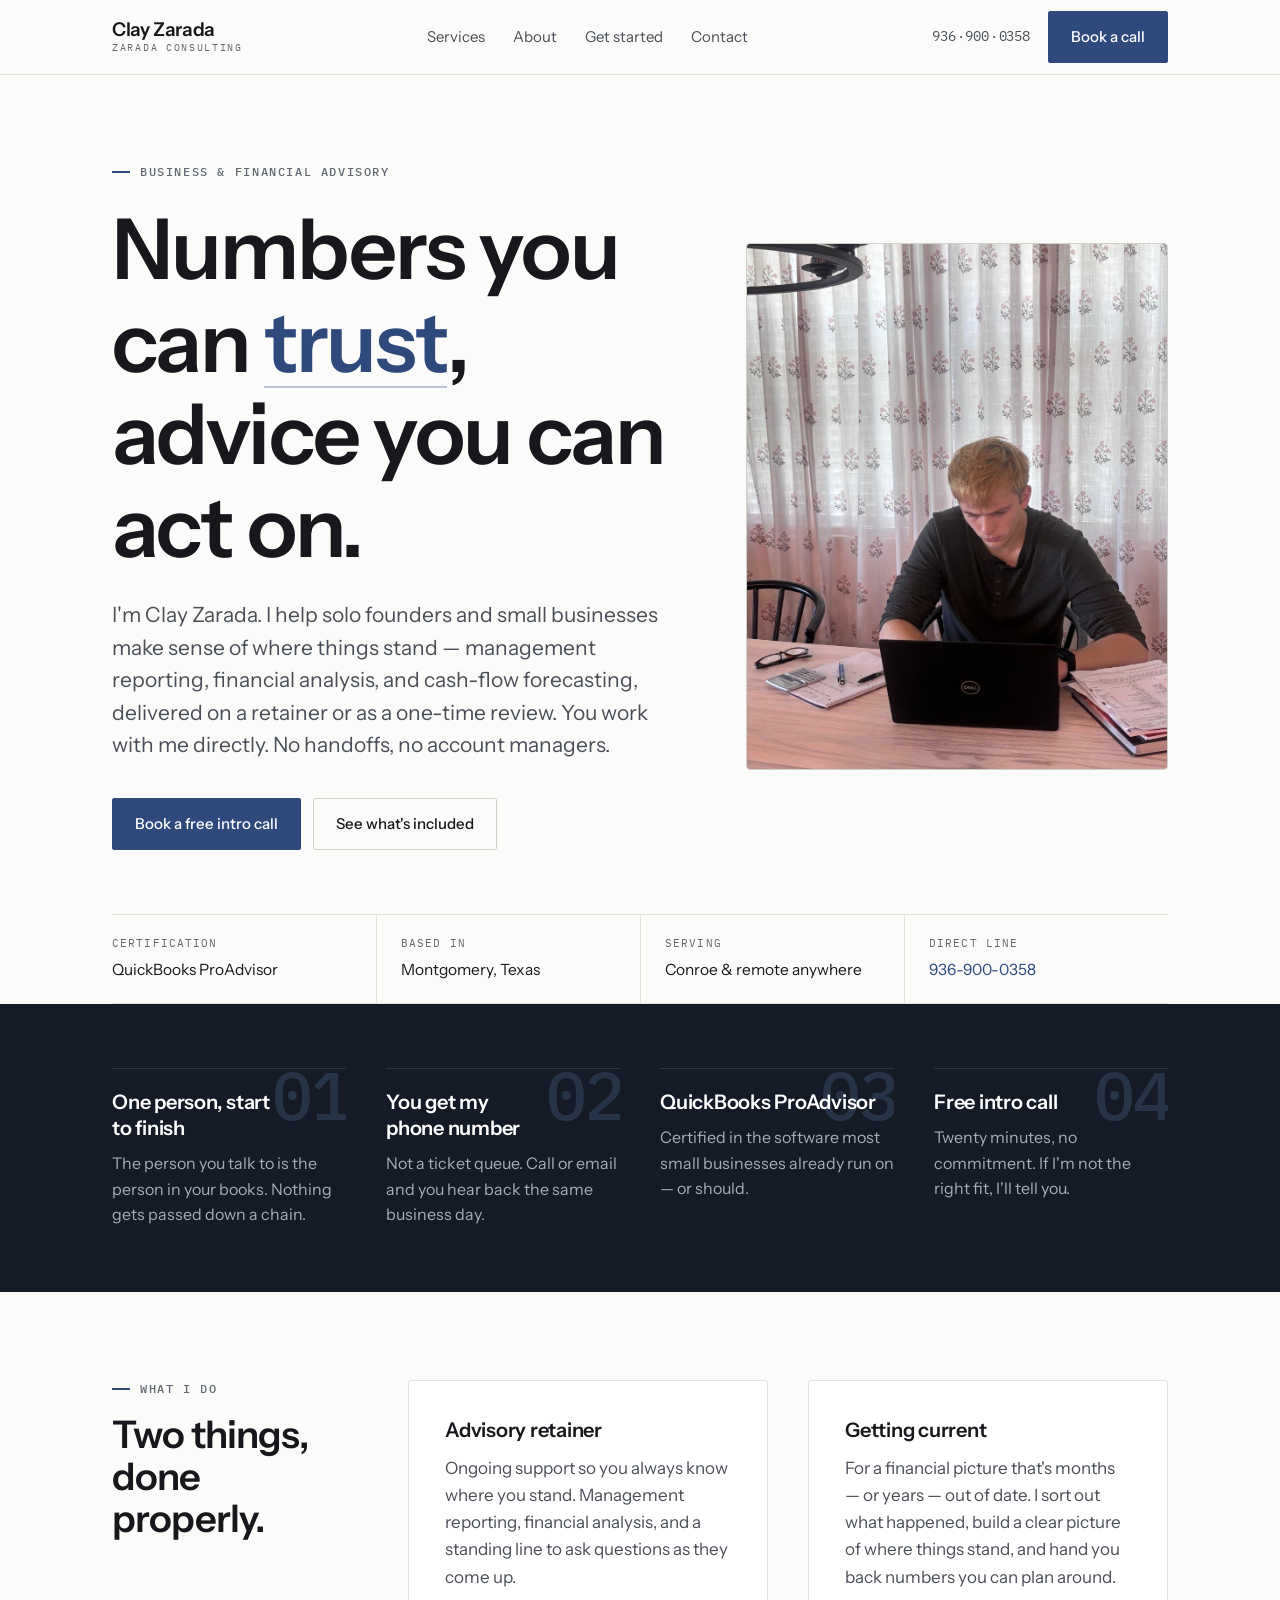
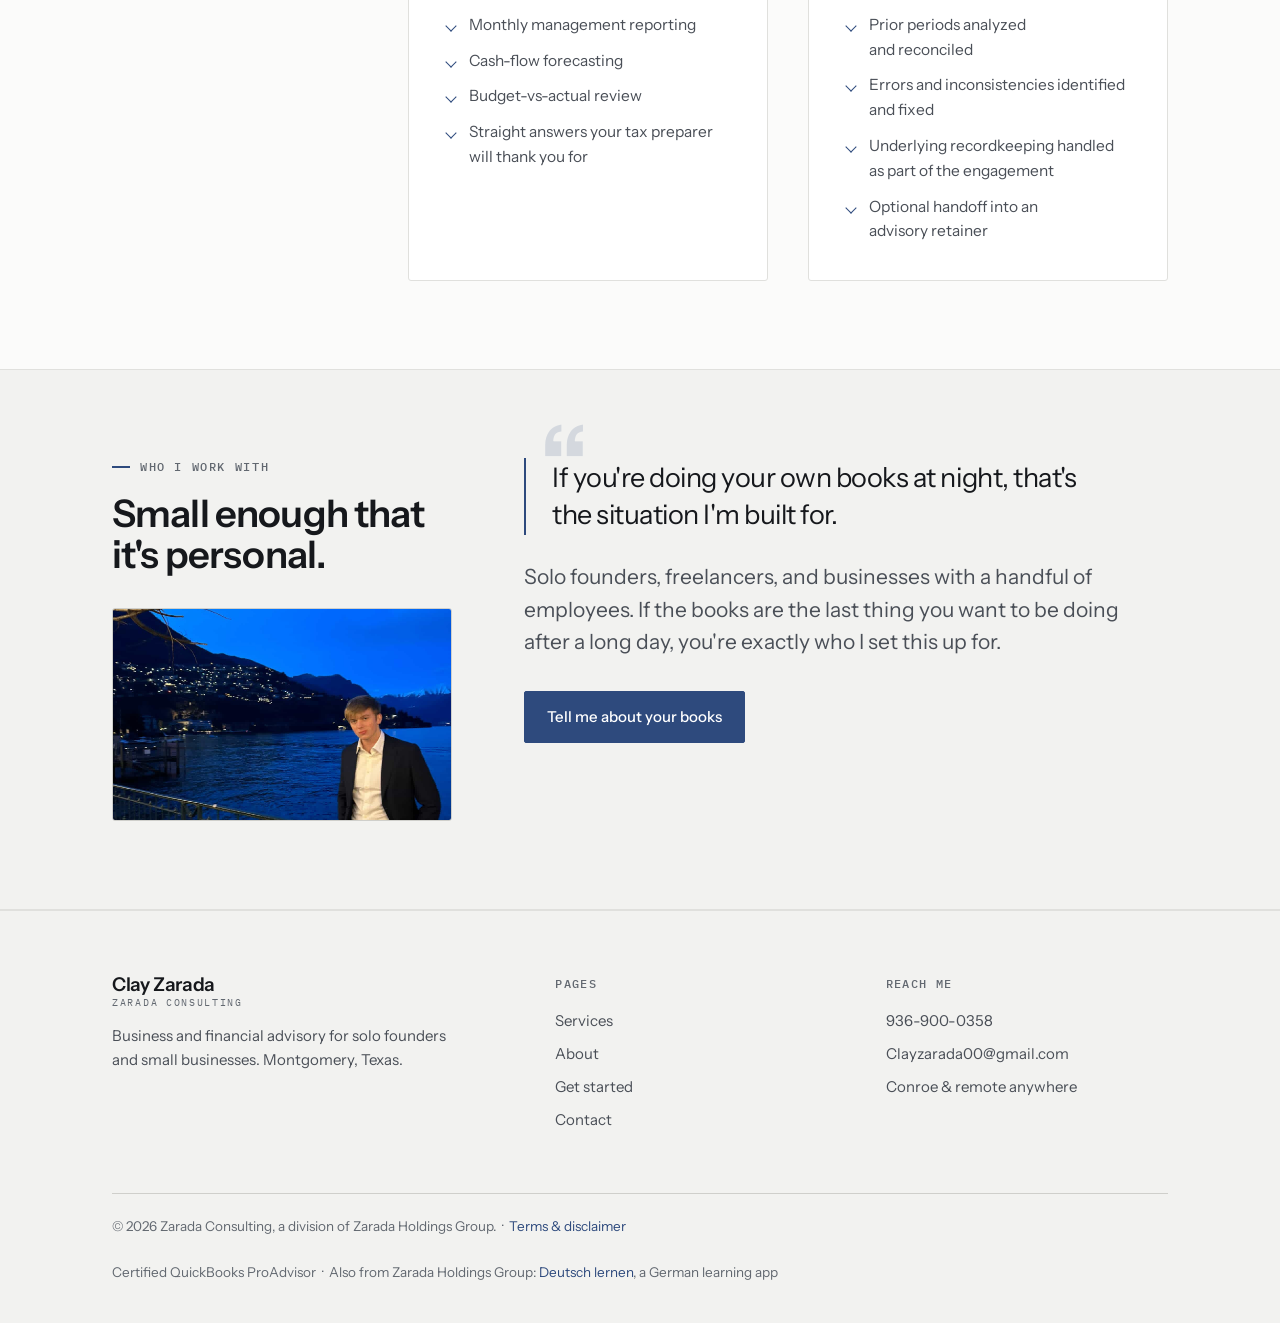
<file: index.html>
<!DOCTYPE html>
<html lang="en">
<head>
<meta charset="utf-8">
<meta name="viewport" content="width=device-width, initial-scale=1">
<title>Zarada Consulting — Business & Financial Advisory</title>
<meta name="description" content="Business and financial advisory for solo founders and small businesses — management reporting, financial analysis, and cash-flow forecasting. Based in Montgomery, Texas. Remote or local.">
<meta property="og:type" content="website">
<meta property="og:title" content="Zarada Consulting — Business & Financial Advisory">
<meta property="og:description" content="Clay Zarada provides business and financial advisory for solo founders and small businesses — management reporting, financial analysis, cash-flow forecasting, and advisory retainers. Montgomery, Texas. Remote or local.">
<meta property="og:url" content="https://zaradaholdingsgroup.com/">
<meta property="og:image" content="https://zaradaholdingsgroup.com/uploads/photo_4913985342101195991_y.jpg">
<link rel="preconnect" href="https://fonts.googleapis.com">
<link rel="preconnect" href="https://fonts.gstatic.com" crossorigin>
<link href="https://fonts.googleapis.com/css2?family=Instrument+Sans:ital,wght@0,400..700;1,400..600&family=IBM+Plex+Mono:wght@400;500&display=swap" rel="stylesheet">
<link rel="stylesheet" href="styles.css">
<script type="application/ld+json">
{
  "@context": "https://schema.org",
  "@type": "ProfessionalService",
  "name": "Zarada Consulting",
  "founder": {
    "@type": "Person",
    "name": "Clay Zarada"
  },
  "description": "Business and financial advisory for solo founders and small businesses — management reporting, financial analysis, cash-flow forecasting, and advisory retainers.",
  "url": "https://zaradaholdingsgroup.com/",
  "telephone": "+1-936-900-0358",
  "email": "Clayzarada00@gmail.com",
  "address": {
    "@type": "PostalAddress",
    "addressLocality": "Montgomery",
    "addressRegion": "TX",
    "addressCountry": "US"
  },
  "areaServed": "US"
}
</script>
</head>
<body>

<header>
  <div class="wrap bar">
    <a class="mark" href="#/" aria-label="Clay Zarada — Zarada Consulting, home">
      <b>Clay Zarada</b><span>Zarada Consulting</span>
    </a>
    <nav id="nav">
      <a href="#/services">Services</a>
      <a href="#/about">About</a>
      <a href="#/start">Get started</a>
      <a href="#/contact">Contact</a>
    </nav>
    <div class="navcall">
      <a class="tel" href="tel:+19369000358">936&#8202;·&#8202;900&#8202;·&#8202;0358</a>
      <a class="btn" href="#/start">Book a call</a>
      <button class="burger" id="burger" aria-label="Menu" aria-expanded="false"><span></span><span></span><span></span></button>
    </div>
  </div>
</header>

<div class="mobilecta">
  <a class="btn" href="#/start">Book a free intro call</a>
</div>

<main>

<!-- ── HOME ───────────────────────────────────────────── -->
<div class="page" id="p-home">
  <section class="hero">
    <div class="wrap herosplit">
      <div class="hero-copy">
        <p class="eyebrow tick">Business &amp; Financial Advisory</p>
        <h1>Numbers you can <em>trust</em>, advice you can act on.</h1>
        <p class="lede">I'm Clay Zarada. I help solo founders and small businesses make sense of where things stand — management reporting, financial analysis, and cash-flow forecasting, delivered on a retainer or as a one-time review. You work with me directly. No handoffs, no account managers.</p>
        <div class="btnrow">
          <a class="btn" href="#/start">Book a free intro call</a>
          <a class="btn ghost" href="#/services">See what's included</a>
        </div>
      </div>
      <figure class="hero-portrait">
        <img src="uploads/photo_4913985342101195991_y.jpg" alt="Clay Zarada">
      </figure>
    </div>
    <div class="wrap">
      <div class="factsbar">
        <div><span class="k">Certification</span><span class="v">QuickBooks ProAdvisor</span></div>
        <div><span class="k">Based in</span><span class="v">Montgomery, Texas</span></div>
        <div><span class="k">Serving</span><span class="v">Conroe &amp; remote anywhere</span></div>
        <div><span class="k">Direct line</span><span class="v"><a href="tel:+19369000358">936-900-0358</a></span></div>
      </div>
    </div>
  </section>

  <section class="ink tight">
    <div class="wrap cols c4">
      <div class="item"><span class="num">01</span><h3>One person, start to finish</h3><p>The person you talk to is the person in your books. Nothing gets passed down a chain.</p></div>
      <div class="item"><span class="num">02</span><h3>You get my phone number</h3><p>Not a ticket queue. Call or email and you hear back the same business day.</p></div>
      <div class="item"><span class="num">03</span><h3>QuickBooks ProAdvisor</h3><p>Certified in the software most small businesses already run on — or should.</p></div>
      <div class="item"><span class="num">04</span><h3>Free intro call</h3><p>Twenty minutes, no commitment. If I'm not the right fit, I'll tell you.</p></div>
    </div>
  </section>

  <section>
    <div class="wrap split split-narrow">
      <div>
        <p class="eyebrow tick">What I do</p>
        <h2 style="margin-top:16px">Two things, done properly.</h2>
      </div>
      <div class="cols c2">
        <div class="card">
          <h3>Advisory retainer</h3>
          <p>Ongoing support so you always know where you stand. Management reporting, financial analysis, and a standing line to ask questions as they come up.</p>
          <ul class="checks">
            <li>Monthly management reporting</li>
            <li>Cash-flow forecasting</li>
            <li>Budget-vs-actual review</li>
            <li>Straight answers your tax preparer will thank you for</li>
          </ul>
        </div>
        <div class="card">
          <h3>Getting current</h3>
          <p>For a financial picture that's months — or years — out of date. I sort out what happened, build a clear picture of where things stand, and hand you back numbers you can plan around.</p>
          <ul class="checks">
            <li>Prior periods analyzed and reconciled</li>
            <li>Errors and inconsistencies identified and fixed</li>
            <li>Underlying recordkeeping handled as part of the engagement</li>
            <li>Optional handoff into an advisory retainer</li>
          </ul>
        </div>
      </div>
    </div>
  </section>

  <section class="band">
    <div class="wrap split">
      <div>
        <p class="eyebrow tick">Who I work with</p>
        <h2 style="margin-top:16px">Small enough that it's personal.</h2>
        <figure class="wide" style="margin-top:32px">
          <img src="uploads/lake%20como%20italy.jpg" alt="Clay Zarada">
        </figure>
      </div>
      <div>
        <p class="quotebar">If you're doing your own books at night, that's the situation I'm built for.</p>
        <p class="lede" style="margin-top:26px">Solo founders, freelancers, and businesses with a handful of employees. If the books are the last thing you want to be doing after a long day, you're exactly who I set this up for.</p>
        <div class="btnrow" style="margin-top:32px">
          <a class="btn" href="#/start">Tell me about your books</a>
        </div>
      </div>
    </div>
  </section>
</div>

<!-- ── SERVICES ───────────────────────────────────────── -->
<div class="page" id="p-services">
  <section class="tight" style="padding-top:88px">
    <div class="wrap">
      <p class="eyebrow tick">Services</p>
      <h1 style="margin-top:20px;max-width:22ch">Advisory, kept simple.</h1>
      <p class="lede" style="margin-top:24px">Two services, because two services cover what most small businesses actually need. Everything is priced per business after we talk — there's no meaningful way to quote a set of books I haven't seen.</p>
    </div>
  </section>

  <section class="tight">
    <div class="wrap cols c2">
      <div class="card">
        <p class="eyebrow">Ongoing</p>
        <h3 style="margin-top:14px">Advisory retainer</h3>
        <p>Your numbers stay current month to month, so tax season is a non-event and you can answer "how are we doing?" without guessing.</p>
        <ul class="checks">
          <li>Monthly management reporting delivered on a schedule</li>
          <li>Financial analysis and trend review</li>
          <li>Cash-flow forecasting</li>
          <li>Budget-vs-actual review each month</li>
          <li>Underlying reconciliation and recordkeeping handled as part of the retainer</li>
          <li>Questions answered by me, directly, as they come up</li>
        </ul>
      </div>
      <div class="card">
        <p class="eyebrow">One-time</p>
        <h3 style="margin-top:14px">Catch-up &amp; financial analysis</h3>
        <p>Falling behind happens to almost everyone. The fix is methodical, not dramatic — and the sooner it starts, the smaller it is.</p>
        <ul class="checks">
          <li>Prior periods analyzed and reconciled</li>
          <li>A clear, current financial picture you can act on</li>
          <li>Opening balances tied out to real statements</li>
          <li>QuickBooks file reorganized where it's gone sideways</li>
          <li>A written summary of what was wrong and what I changed</li>
          <li>Roll straight into an advisory retainer, or don't — your call</li>
        </ul>
      </div>
    </div>
  </section>

  <section class="band">
    <div class="wrap split">
      <div>
        <p class="eyebrow tick">How it works</p>
        <h2 style="margin-top:16px">Four steps, about a week.</h2>
      </div>
      <div class="cols c2 steps">
        <div class="item"><h3>Intro call</h3><p>Twenty minutes. What you run, what shape the books are in, what's been going wrong.</p></div>
        <div class="item"><h3>Look at the file</h3><p>I review your QuickBooks or spreadsheets and tell you plainly what the work is.</p></div>
        <div class="item"><h3>Flat quote</h3><p>A number and a scope in writing before anything starts. No hourly surprises.</p></div>
        <div class="item"><h3>Get to work</h3><p>Cleanup first if needed, then a steady monthly rhythm you don't have to think about.</p></div>
      </div>
    </div>
  </section>

  <section class="ink tight">
    <div class="wrap" style="text-align:center">
      <h2>Not sure which one you need?</h2>
      <p class="lede" style="margin:16px auto 0;color:#a7adb8">That's a normal place to start. Tell me a little about the situation and I'll point you the right way.</p>
      <div class="btnrow" style="justify-content:center;margin-top:32px">
        <a class="btn" href="#/start">Get started</a>
        <a class="btn ghost" href="#/contact">Just ask a question</a>
      </div>
    </div>
  </section>
</div>

<!-- ── ABOUT ──────────────────────────────────────────── -->
<div class="page" id="p-about">
  <section style="padding-top:88px">
    <div class="wrap" style="max-width:640px">
      <p class="eyebrow tick">About</p>
      <h1 style="margin-top:20px;max-width:20ch">Clay Zarada</h1>
      <p class="lede" style="margin-top:24px">I'm a business and financial advisor in Montgomery, Texas, and a certified QuickBooks ProAdvisor. Zarada Consulting is small on purpose: I take on the number of clients I can personally keep current, which means the person who knows your numbers is the person who picks up the phone.</p>
      <p class="lede" style="margin-top:20px">Most people find me in one of two states — either their numbers have never been organized, or they were and fell behind. Neither is a problem. What matters is getting the picture honest and then keeping it that way, month after month, so that nothing about your finances is a surprise.</p>
      <p class="lede" style="margin-top:20px">I work remotely with clients anywhere in the country, and I'm glad to meet in person around Conroe and Montgomery when that's easier.</p>

      <div class="facts" style="margin-top:44px">
        <div><span class="k">Credential</span><span class="v">Certified QuickBooks ProAdvisor</span></div>
        <div><span class="k">Focus</span><span class="v">Advisory retainers &amp; financial catch-up</span></div>
        <div><span class="k">Clients</span><span class="v">Solo founders and businesses under 20 staff</span></div>
        <div><span class="k">Location</span><span class="v">Montgomery, TX &mdash; remote nationwide</span></div>
      </div>

      <div class="btnrow" style="margin-top:36px">
        <a class="btn" href="#/start">Book a free intro call</a>
      </div>
    </div>
  </section>
</div>

<!-- ── GET STARTED ────────────────────────────────────── -->
<div class="page" id="p-start">
  <section style="padding-top:88px">
    <div class="wrap split">
      <div>
        <p class="eyebrow tick">Get started</p>
        <h1 style="margin-top:20px;font-size:clamp(32px,4vw,46px)">Tell me about your books.</h1>
        <p class="lede" style="margin-top:22px;font-size:17px">A few questions so our first call is useful instead of introductory. Nothing here commits you to anything.</p>
        <div class="facts" style="margin-top:36px">
          <div><span class="k">Or call</span><span class="v"><a href="tel:+19369000358">936-900-0358</a></span></div>
          <div><span class="k">Or email</span><span class="v"><a href="mailto:Clayzarada00@gmail.com">Clayzarada00@gmail.com</a></span></div>
        </div>
      </div>
      <div>
        <form
          name="onboarding"
          method="POST"
          data-netlify="true"
          data-netlify-honeypot="bot-field"
          action="/thanks.html"
          novalidate
        >
          <!-- Required by Netlify. Do not remove. -->
          <input type="hidden" name="form-name" value="onboarding" />

          <!-- Honeypot. Hidden from people, filled in by bots. -->
          <p class="hidden-field">
            <label>Leave this empty: <input name="bot-field" /></label>
          </p>

          <div class="two">
            <div class="field">
              <label for="i-name">Your name</label>
              <input id="i-name" name="name" type="text" autocomplete="name" required>
            </div>
            <div class="field">
              <label for="i-business">Business name</label>
              <input id="i-business" name="business" type="text" autocomplete="organization" required>
            </div>
          </div>
          <div class="two">
            <div class="field">
              <label for="i-email">Email</label>
              <input id="i-email" name="email" type="email" autocomplete="email" required>
            </div>
            <div class="field">
              <label for="i-phone">Phone <span class="opt">(optional)</span></label>
              <input id="i-phone" name="phone" type="tel" autocomplete="tel">
            </div>
          </div>
          <div class="two">
            <div class="field">
              <label for="i-entity">How is the business set up?</label>
              <select id="i-entity" name="entity" required>
                <option value="">Choose one</option>
                <option>Sole proprietor</option>
                <option>LLC</option>
                <option>S corporation</option>
                <option>Partnership</option>
                <option>C corporation</option>
                <option>Not sure</option>
              </select>
            </div>
            <div class="field">
              <label for="i-industry">What does the business do?</label>
              <input id="i-industry" name="industry" type="text" placeholder="Construction, landscaping, salon, trucking..." required>
            </div>
          </div>
          <div class="two">
            <div class="field">
              <label for="i-software">What are you using to track things now?</label>
              <select id="i-software" name="software" required>
                <option value="">Choose one</option>
                <option>QuickBooks Online</option>
                <option>QuickBooks Desktop</option>
                <option>Another software</option>
                <option>Spreadsheets</option>
                <option>Paper, receipts, or nothing yet</option>
              </select>
            </div>
            <div class="field">
              <label for="i-accounts">How many business bank and credit card accounts?</label>
              <select id="i-accounts" name="accounts" required>
                <option value="">Choose one</option>
                <option>1</option>
                <option>2 to 3</option>
                <option>4 to 6</option>
                <option>More than 6</option>
              </select>
            </div>
          </div>
          <div class="two">
            <div class="field">
              <label for="i-volume">Roughly how many transactions a month?</label>
              <select id="i-volume" name="volume" required>
                <option value="">Choose one</option>
                <option>Under 50</option>
                <option>50 to 150</option>
                <option>150 to 400</option>
                <option>Over 400</option>
                <option>No idea</option>
              </select>
            </div>
            <div class="field">
              <label for="i-salestax">Do you collect sales tax?</label>
              <select id="i-salestax" name="salestax" required>
                <option value="">Choose one</option>
                <option>Yes</option>
                <option>No</option>
                <option>Not sure</option>
              </select>
            </div>
          </div>
          <fieldset class="field">
            <legend>What do you need?</legend>
            <label><input type="checkbox" name="needs" value="QuickBooks setup"> QuickBooks setup</label>
            <label><input type="checkbox" name="needs" value="Cleanup or catch-up"> Cleanup or catch-up</label>
            <label><input type="checkbox" name="needs" value="Ongoing advisory retainer"> Ongoing advisory retainer</label>
            <label><input type="checkbox" name="needs" value="Not sure yet"> Not sure yet</label>
          </fieldset>
          <div class="field">
            <label for="i-notes">Anything else I should know? <span class="opt">(optional)</span></label>
            <textarea id="i-notes" name="notes" placeholder="How far behind you are, how many accounts, what's been going wrong — whatever's on your mind."></textarea>
          </div>
          <p class="formnote">Please don't include bank account numbers, Social Security numbers, or passwords here. Once we talk, I'll send you a secure way to share those. See our <a href="#/terms">terms &amp; disclaimer</a>.</p>
          <div class="btnrow" style="align-items:center;gap:20px">
            <button class="btn" type="submit">Send request</button>
          </div>
        </form>
      </div>
    </div>
  </section>
</div>

<!-- ── CONTACT ────────────────────────────────────────── -->
<div class="page" id="p-contact">
  <section style="padding-top:88px">
    <div class="wrap split">
      <div>
        <p class="eyebrow tick">Contact</p>
        <h1 style="margin-top:20px;font-size:clamp(32px,4vw,46px)">Get in touch.</h1>
        <p class="lede" style="margin-top:22px;font-size:17px">Calling is usually fastest. I answer my own phone during business hours and return everything else the same day.</p>
        <div class="facts" style="margin-top:36px">
          <div><span class="k">Phone</span><span class="v"><a href="tel:+19369000358">936-900-0358</a></span></div>
          <div><span class="k">Email</span><span class="v"><a href="mailto:Clayzarada00@gmail.com">Clayzarada00@gmail.com</a></span></div>
          <div><span class="k">Based in</span><span class="v">Montgomery, Texas</span></div>
          <div><span class="k">Service area</span><span class="v">Conroe &amp; remote anywhere</span></div>
        </div>
        <p class="formnote" style="margin-top:26px">Ready to start? The <a href="#/start">intake form</a> asks a few more questions and saves us a step.</p>
      </div>
      <div>
        <form
          name="contact"
          method="POST"
          data-netlify="true"
          data-netlify-honeypot="bot-field"
          action="/thanks.html"
          novalidate
        >
          <!-- Required by Netlify. Do not remove. -->
          <input type="hidden" name="form-name" value="contact" />

          <!-- Honeypot. Hidden from people, filled in by bots. -->
          <p class="hidden-field">
            <label>Leave this empty: <input name="bot-field" /></label>
          </p>

          <div class="two">
            <div class="field">
              <label for="c-name">Your name</label>
              <input id="c-name" name="Name" type="text" autocomplete="name" required>
            </div>
            <div class="field">
              <label for="c-phone">Phone <span class="opt">(optional)</span></label>
              <input id="c-phone" name="Phone" type="tel" autocomplete="tel">
            </div>
          </div>
          <div class="field">
            <label for="c-email">Email</label>
            <input id="c-email" name="Email" type="email" autocomplete="email" required>
          </div>
          <div class="field">
            <label for="c-msg">Message</label>
            <textarea id="c-msg" name="Message" required placeholder="What can I help with?"></textarea>
          </div>
          <p class="formnote">Please don't include bank account numbers, Social Security numbers, or passwords here. See our <a href="#/terms">terms &amp; disclaimer</a>.</p>
          <div class="btnrow" style="align-items:center;gap:20px">
            <button class="btn" type="submit">Send message</button>
          </div>
        </form>
      </div>
    </div>
  </section>
</div>

<!-- ── TERMS ──────────────────────────────────────────── -->
<div class="page" id="p-terms">
  <section style="padding-top:88px">
    <div class="wrap" style="max-width:760px">
      <p class="eyebrow tick">Legal</p>
      <h1 style="margin-top:20px;font-size:clamp(32px,4vw,46px)">Terms &amp; disclaimer.</h1>
      <p class="lede" style="margin-top:22px;font-size:17px">Plain-language version: don't send sensitive information through this site, nothing here is professional advice until we've agreed to work together, and I'm not liable if that instruction gets ignored. The fuller version is below. Last updated September 6, 2026.</p>

      <hr class="rule" style="margin:40px 0">
      <h3>General information, not professional advice</h3>
      <p style="color:var(--ink-2);max-width:68ch;margin-top:14px;line-height:1.6">Content on this site describes the services Zarada Consulting offers in general terms. It is not financial, tax, legal, or investment advice, and browsing it does not create an advisory relationship between us. That relationship begins only once we've talked and agreed on a scope of work in writing.</p>

      <hr class="rule" style="margin:40px 0">
      <h3>Not a licensed accounting, tax, legal, or investment firm</h3>
      <p style="color:var(--ink-2);max-width:68ch;margin-top:14px;line-height:1.6">Zarada Consulting provides business and financial advisory services — management reporting, financial analysis, cash-flow forecasting, budget-vs-actual review, and related work. I am not a licensed public accounting firm, law firm, or registered investment advisor. If you need a licensed CPA, tax preparer, attorney, or investment advisor, please work with one directly; nothing on this site substitutes for that.</p>

      <hr class="rule" style="margin:40px 0">
      <h3>Don't send sensitive information through this site</h3>
      <p style="color:var(--ink-2);max-width:68ch;margin-top:14px;line-height:1.6">The forms on this site, and email, are for general inquiries — they are not a secure channel. Please don't submit Social Security numbers, bank account or routing numbers, card numbers, passwords, or other highly sensitive personal or financial information through the intake form, the contact form, or by email. Once we've started working together, I'll set up a secure way to share documents like that. I'm not responsible for information sent through an insecure channel against this instruction.</p>

      <hr class="rule" style="margin:40px 0">
      <h3>No guarantee of results</h3>
      <p style="color:var(--ink-2);max-width:68ch;margin-top:14px;line-height:1.6">Any examples, numbers, or outcomes mentioned on this site are illustrative, not a promise of what your results will be. Every business is different.</p>

      <hr class="rule" style="margin:40px 0">
      <h3>Site provided as-is</h3>
      <p style="color:var(--ink-2);max-width:68ch;margin-top:14px;line-height:1.6">This website and its content are provided as-is, without warranties of any kind. I try to keep it accurate and available, but I don't guarantee it will be error-free, uninterrupted, or fully secure.</p>

      <hr class="rule" style="margin:40px 0">
      <h3>Limitation of liability</h3>
      <p style="color:var(--ink-2);max-width:68ch;margin-top:14px;line-height:1.6">To the fullest extent the law allows, Zarada Consulting and Clay Zarada are not liable for damages arising from your use of this website, including anything sent through its forms, except where that liability cannot legally be limited. This does not affect the terms of any signed engagement agreement, which govern actual client work.</p>

      <hr class="rule" style="margin:40px 0">
      <h3>Third-party services</h3>
      <p style="color:var(--ink-2);max-width:68ch;margin-top:14px;line-height:1.6">Form submissions on this site are processed by Netlify, a third-party service. Their handling of that data is governed by their own terms and privacy policy, not this one.</p>

      <hr class="rule" style="margin:40px 0">
      <h3>Governing law &amp; changes</h3>
      <p style="color:var(--ink-2);max-width:68ch;margin-top:14px;line-height:1.6">These terms are governed by the laws of the State of Texas. They may be updated from time to time; the version posted here is always the current one.</p>

      <hr class="rule" style="margin:40px 0">
      <h3>Questions</h3>
      <p style="color:var(--ink-2);max-width:68ch;margin-top:14px;line-height:1.6">Call <a href="tel:+19369000358">936-900-0358</a> or email <a href="mailto:Clayzarada00@gmail.com">Clayzarada00@gmail.com</a>.</p>
    </div>
  </section>
</div>

</main>

<footer>
  <div class="wrap">
    <div class="fgrid">
      <div>
        <a class="mark" href="#/" style="margin-bottom:16px"><b>Clay Zarada</b><span>Zarada Consulting</span></a>
        <p style="font-size:15px;color:var(--ink-2);max-width:34ch">Business and financial advisory for solo founders and small businesses. Montgomery, Texas.</p>
      </div>
      <div>
        <h4>Pages</h4>
        <ul>
          <li><a href="#/services">Services</a></li>
          <li><a href="#/about">About</a></li>
          <li><a href="#/start">Get started</a></li>
          <li><a href="#/contact">Contact</a></li>
        </ul>
      </div>
      <div>
        <h4>Reach me</h4>
        <ul>
          <li><a href="tel:+19369000358">936-900-0358</a></li>
          <li><a href="mailto:Clayzarada00@gmail.com">Clayzarada00@gmail.com</a></li>
          <li>Conroe &amp; remote anywhere</li>
        </ul>
      </div>
    </div>
    <div class="fbot">
      <p>&copy; <span id="yr">2026</span> Zarada Consulting, a division of Zarada Holdings Group. &nbsp;·&nbsp; <a href="#/terms">Terms &amp; disclaimer</a></p>
      <p>Certified QuickBooks ProAdvisor &nbsp;·&nbsp; Also from Zarada Holdings Group: <a href="/deutsch-lernen/">Deutsch lernen</a>, a German learning app</p>
    </div>
  </div>
</footer>

<script>
(function(){
  var routes = {
    "/":        {id:"p-home",     title:"Zarada Consulting — Business & Financial Advisory"},
    "/services":{id:"p-services", title:"Services — Zarada Consulting"},
    "/about":   {id:"p-about",    title:"About Clay Zarada — Zarada Consulting"},
    "/start":   {id:"p-start",    title:"Get started — Zarada Consulting"},
    "/contact": {id:"p-contact",  title:"Contact — Zarada Consulting"},
    "/terms":   {id:"p-terms",    title:"Terms & Disclaimer — Zarada Consulting"}
  };
  var nav = document.getElementById("nav");
  var burger = document.getElementById("burger");

  function route(){
    var key = (location.hash || "#/").replace(/^#/, "");
    if(!routes[key]) key = "/";
    var r = routes[key];
    var pages = document.querySelectorAll(".page");
    for(var i=0;i<pages.length;i++) pages[i].classList.toggle("live", pages[i].id === r.id);
    document.title = r.title;
    var links = nav.querySelectorAll("a");
    for(var j=0;j<links.length;j++){
      links[j].classList.toggle("on", links[j].getAttribute("href") === "#" + key);
    }
    nav.classList.remove("open");
    burger.setAttribute("aria-expanded","false");
    window.scrollTo(0,0);
  }
  window.addEventListener("hashchange", route);
  route();

  burger.addEventListener("click", function(){
    var open = nav.classList.toggle("open");
    burger.setAttribute("aria-expanded", open ? "true" : "false");
  });

  document.getElementById("yr").textContent = new Date().getFullYear();

  // Scroll-reveal: fade+rise content blocks into view once. Progressive
  // enhancement only — nothing here hides content if it fails to run,
  // and it's a no-op under prefers-reduced-motion (see styles.css).
  if(!window.matchMedia("(prefers-reduced-motion: reduce)").matches && "IntersectionObserver" in window){
    var targets = document.querySelectorAll(".card, .item, .quotebar, .wide");
    var io = new IntersectionObserver(function(entries){
      entries.forEach(function(entry){
        if(entry.isIntersecting){
          entry.target.classList.add("in");
          io.unobserve(entry.target);
        }
      });
    }, {rootMargin:"0px 0px -8% 0px", threshold:0.15});
    targets.forEach(function(el){
      el.classList.add("reveal");
      io.observe(el);
    });
  }
})();
</script>
</body>
</html>
</file>
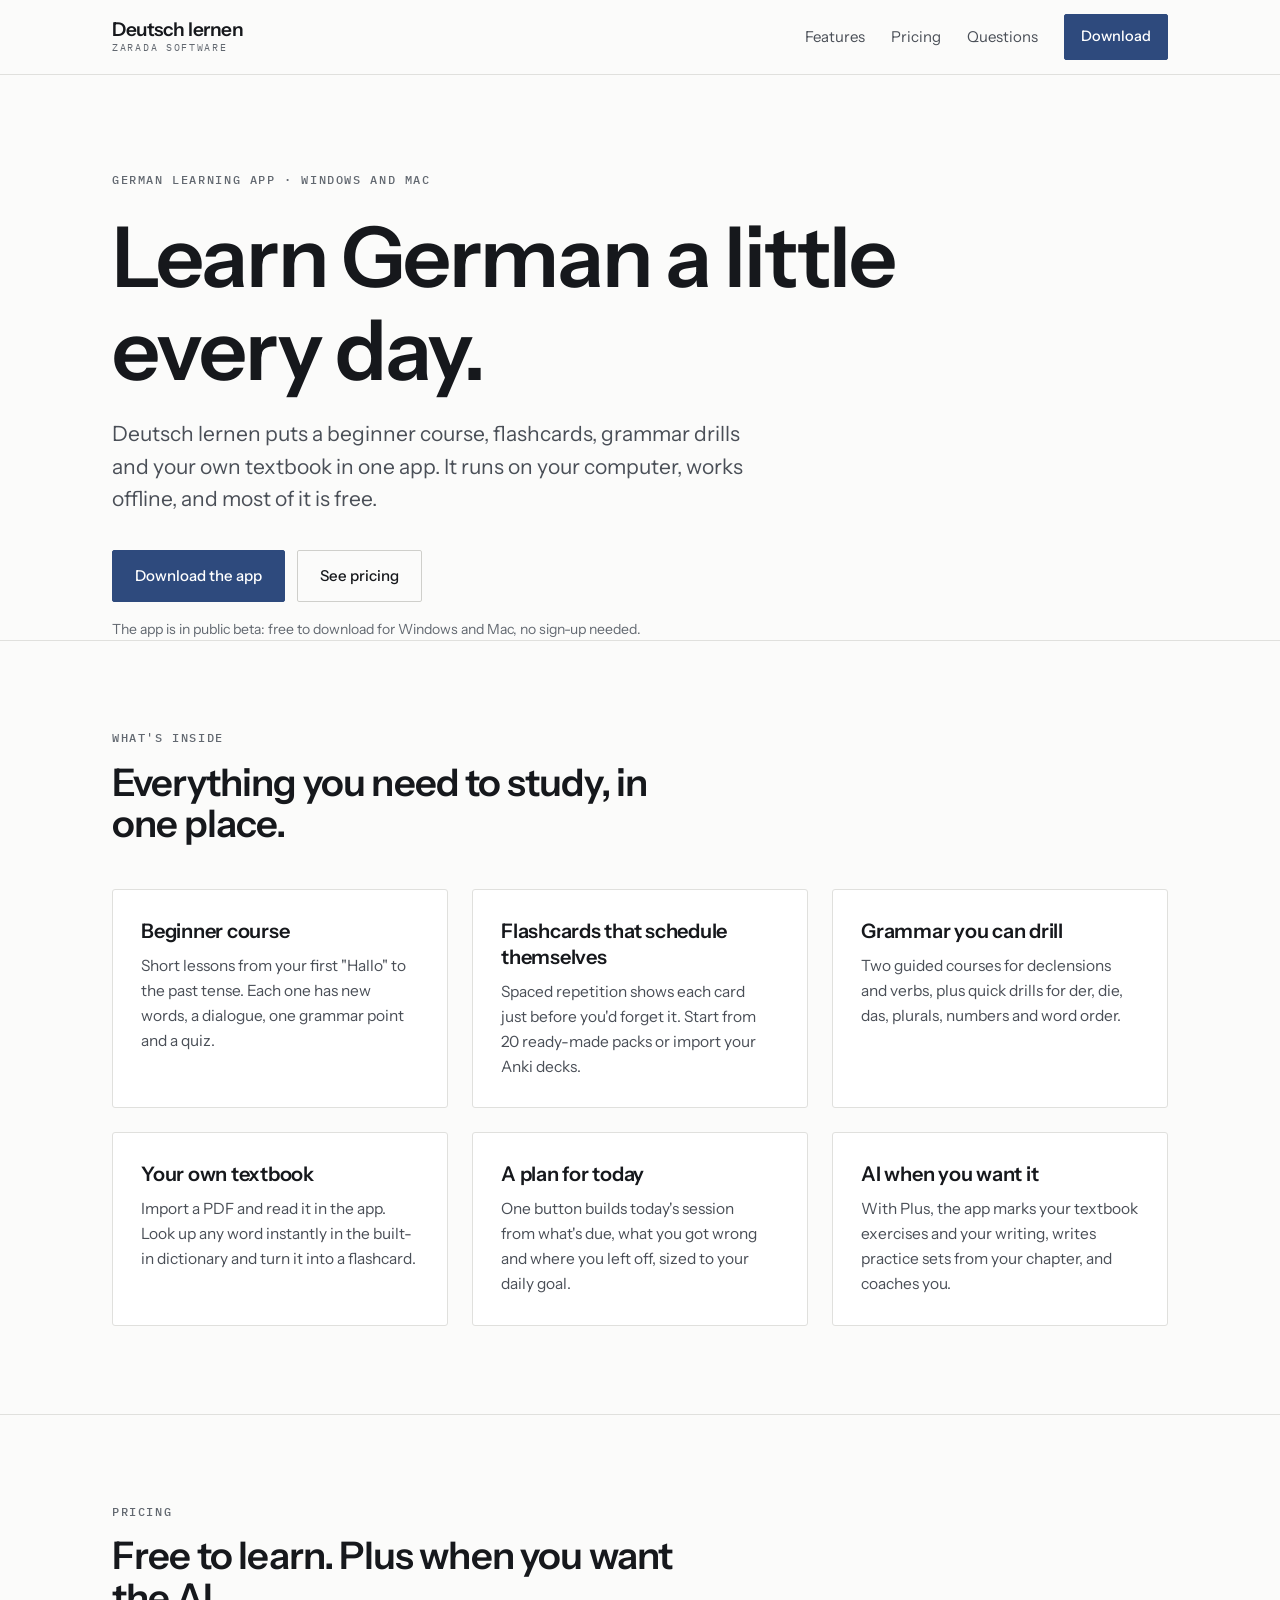
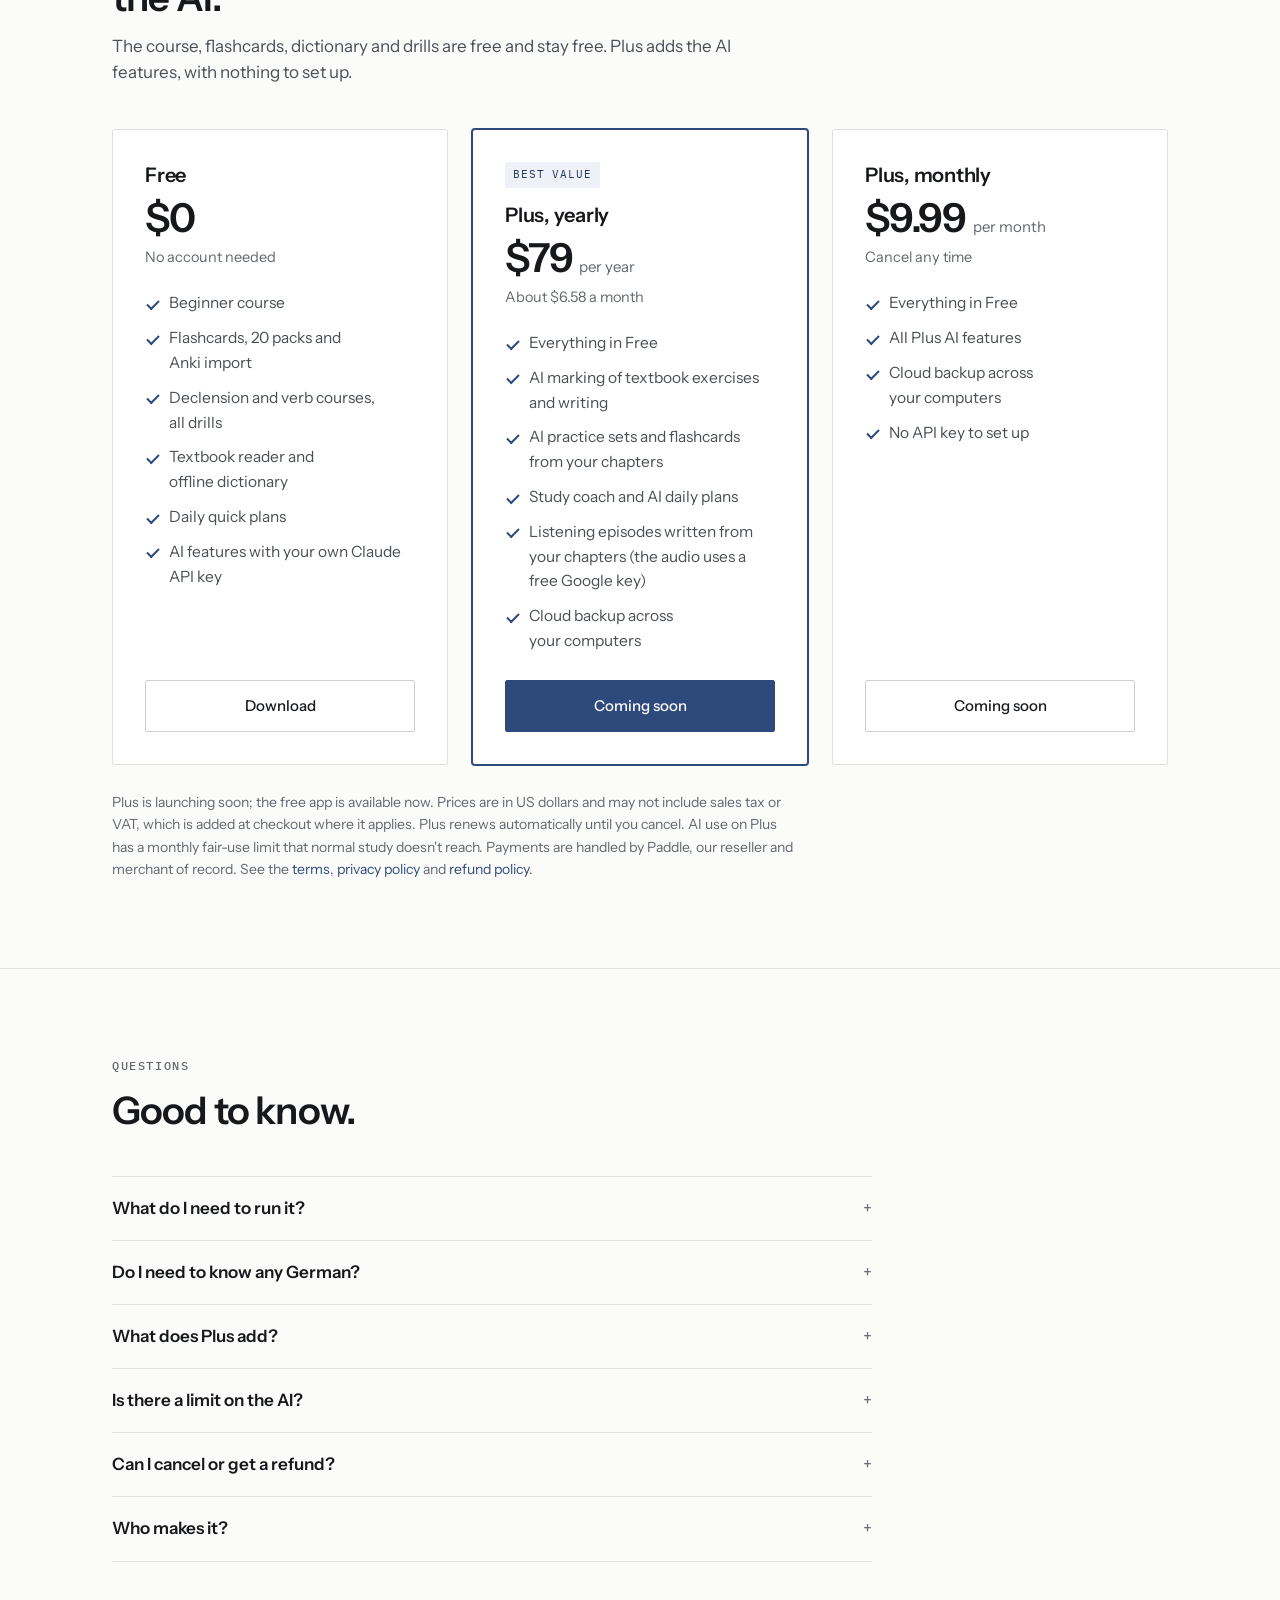
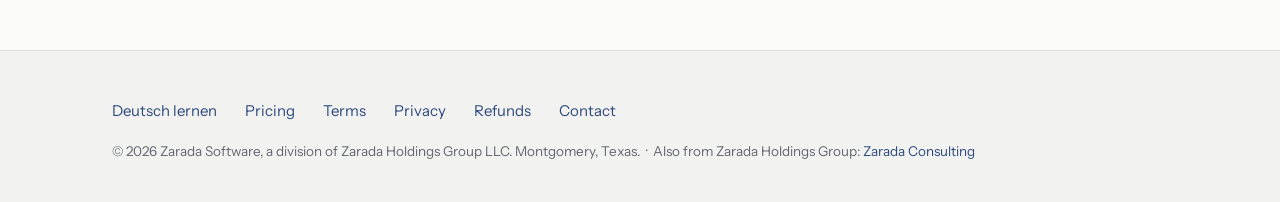
<file: deutsch-lernen/index.html>
<!DOCTYPE html>
<html lang="en">
<head>
<meta charset="utf-8">
<meta name="viewport" content="width=device-width, initial-scale=1">
<title>Deutsch lernen — Learn German a little every day</title>
<meta name="description" content="Deutsch lernen is a German learning app for Windows and Mac: a beginner course, flashcards, grammar drills and your own textbook in one place. Free to use, with an optional Plus plan for AI features.">
<meta property="og:type" content="website">
<meta property="og:title" content="Deutsch lernen — Learn German a little every day">
<meta property="og:description" content="A beginner course, flashcards, grammar drills and your own textbook in one app. Free to use, with an optional Plus plan for AI features.">
<meta property="og:url" content="https://zaradaholdingsgroup.com/deutsch-lernen/">
<link rel="preconnect" href="https://fonts.googleapis.com">
<link rel="preconnect" href="https://fonts.gstatic.com" crossorigin>
<link href="https://fonts.googleapis.com/css2?family=Instrument+Sans:ital,wght@0,400..700;1,400..600&family=IBM+Plex+Mono:wght@400;500&display=swap" rel="stylesheet">
<link rel="stylesheet" href="/styles.css">
<link rel="stylesheet" href="/deutsch-lernen/product.css">
</head>
<body>

<header>
  <div class="wrap bar">
    <a class="mark" href="/deutsch-lernen/"><b>Deutsch lernen</b><span>Zarada Software</span></a>
    <nav class="snav">
      <a href="#features">Features</a>
      <a href="#pricing">Pricing</a>
      <a href="#faq">Questions</a>
      <a class="btn" href="https://deutschlernenapp.com/download/">Download</a>
    </nav>
  </div>
</header>

<main>
  <section class="hero">
    <div class="wrap">
      <p class="eyebrow">German learning app · Windows and Mac</p>
      <h1 style="margin-top:20px">Learn German a little every day.</h1>
      <p class="lede">Deutsch lernen puts a beginner course, flashcards, grammar drills and your own textbook in one app. It runs on your computer, works offline, and most of it is free.</p>
      <div class="btnrow">
        <a class="btn" href="https://deutschlernenapp.com/download/">Download the app</a>
        <a class="btn ghost" href="#pricing">See pricing</a>
      </div>
      <p class="fine">The app is in public beta: free to download for Windows and Mac, no sign-up needed.</p>
    </div>
  </section>

  <hr class="rule">

  <section id="features">
    <div class="wrap">
      <div class="sechead">
        <p class="eyebrow">What's inside</p>
        <h2>Everything you need to study, in one place.</h2>
      </div>
      <div class="cols c3">
        <div class="feature"><h3>Beginner course</h3><p>Short lessons from your first "Hallo" to the past tense. Each one has new words, a dialogue, one grammar point and a quiz.</p></div>
        <div class="feature"><h3>Flashcards that schedule themselves</h3><p>Spaced repetition shows each card just before you'd forget it. Start from 20 ready-made packs or import your Anki decks.</p></div>
        <div class="feature"><h3>Grammar you can drill</h3><p>Two guided courses for declensions and verbs, plus quick drills for der, die, das, plurals, numbers and word order.</p></div>
        <div class="feature"><h3>Your own textbook</h3><p>Import a PDF and read it in the app. Look up any word instantly in the built-in dictionary and turn it into a flashcard.</p></div>
        <div class="feature"><h3>A plan for today</h3><p>One button builds today's session from what's due, what you got wrong and where you left off, sized to your daily goal.</p></div>
        <div class="feature"><h3>AI when you want it</h3><p>With Plus, the app marks your textbook exercises and your writing, writes practice sets from your chapter, and coaches you.</p></div>
      </div>
    </div>
  </section>

  <hr class="rule">

  <section id="pricing">
    <div class="wrap">
      <div class="sechead">
        <p class="eyebrow">Pricing</p>
        <h2>Free to learn. Plus when you want the AI.</h2>
        <p class="lede">The course, flashcards, dictionary and drills are free and stay free. Plus adds the AI features, with nothing to set up.</p>
      </div>
      <div class="cols c3 plans">
        <div class="plan">
          <h3>Free</h3>
          <p class="price">$0</p>
          <p class="sub">No account needed</p>
          <ul>
            <li>Beginner course</li>
            <li>Flashcards, 20 packs and Anki import</li>
            <li>Declension and verb courses, all drills</li>
            <li>Textbook reader and offline dictionary</li>
            <li>Daily quick plans</li>
            <li>AI features with your own Claude API key</li>
          </ul>
          <div class="spacer"></div>
          <a class="btn ghost" href="https://deutschlernenapp.com/download/">Download</a>
        </div>
        <div class="plan best">
          <span class="tag">Best value</span>
          <h3>Plus, yearly</h3>
          <p class="price">$79 <small>per year</small></p>
          <p class="sub">About $6.58 a month</p>
          <ul>
            <li>Everything in Free</li>
            <li>AI marking of textbook exercises and writing</li>
            <li>AI practice sets and flashcards from your chapters</li>
            <li>Study coach and AI daily plans</li>
            <li>Listening episodes written from your chapters (the audio uses a free Google key)</li>
            <li>Cloud backup across your computers</li>
          </ul>
          <div class="spacer"></div>
          <a class="btn" href="https://deutschlernenapp.com/download/">Coming soon</a>
        </div>
        <div class="plan">
          <h3>Plus, monthly</h3>
          <p class="price">$9.99 <small>per month</small></p>
          <p class="sub">Cancel any time</p>
          <ul>
            <li>Everything in Free</li>
            <li>All Plus AI features</li>
            <li>Cloud backup across your computers</li>
            <li>No API key to set up</li>
          </ul>
          <div class="spacer"></div>
          <a class="btn ghost" href="https://deutschlernenapp.com/download/">Coming soon</a>
        </div>
      </div>
      <p class="fineprint">Plus is launching soon; the free app is available now. Prices are in US dollars and may not include sales tax or VAT, which is added at checkout where it applies. Plus renews automatically until you cancel. AI use on Plus has a monthly fair-use limit that normal study doesn't reach. Payments are handled by Paddle, our reseller and merchant of record. See the <a href="/deutsch-lernen/terms/">terms</a>, <a href="/deutsch-lernen/privacy/">privacy policy</a> and <a href="/deutsch-lernen/refunds/">refund policy</a>.</p>
    </div>
  </section>

  <hr class="rule">

  <section id="faq">
    <div class="wrap">
      <div class="sechead">
        <p class="eyebrow">Questions</p>
        <h2>Good to know.</h2>
      </div>
      <div class="faq">
        <details><summary>What do I need to run it?</summary><p>A Windows or Mac computer. The app runs on your computer and keeps your study data there. The free features work without an internet connection.</p></details>
        <details><summary>Do I need to know any German?</summary><p>No. A short setup asks your level, and beginners start with lesson one of the built-in course. If you already have a textbook, you can import it and study from that.</p></details>
        <details><summary>What does Plus add?</summary><p>The AI features: marking the exercises you do in your textbook, marking your writing, practice sets and flashcards made from your chapters, a study coach, and listening episode scripts. Turning a script into audio uses Google's Gemini with your own free key, even on Plus. It also backs up your progress so it follows you between computers.</p></details>
        <details><summary>Is there a limit on the AI?</summary><p>Yes, a monthly fair-use limit. It's set well above what steady daily study uses. If you reach it, the AI features pause until your next month starts, and everything else keeps working.</p></details>
        <details><summary>Can I cancel or get a refund?</summary><p>You can cancel any time and keep Plus until the end of the period you paid for. If Plus isn't for you, ask within 14 days of a payment and we'll refund it. The <a href="/deutsch-lernen/refunds/">refund policy</a> has the details.</p></details>
        <details><summary>Who makes it?</summary><p>Deutsch lernen is made by Clay Zarada and published by Zarada Software, a division of Zarada Holdings Group LLC in Montgomery, Texas. Questions go to <a href="mailto:support@deutschlernenapp.com">support@deutschlernenapp.com</a>.</p></details>
      </div>
    </div>
  </section>
</main>

<footer class="sfoot">
  <div class="wrap">
    <div class="frow">
      <a href="/deutsch-lernen/">Deutsch lernen</a>
      <a href="/deutsch-lernen/#pricing">Pricing</a>
      <a href="/deutsch-lernen/terms/">Terms</a>
      <a href="/deutsch-lernen/privacy/">Privacy</a>
      <a href="/deutsch-lernen/refunds/">Refunds</a>
      <a href="mailto:support@deutschlernenapp.com">Contact</a>
    </div>
    <p>&copy; 2026 Zarada Software, a division of Zarada Holdings Group LLC. Montgomery, Texas. &nbsp;·&nbsp; Also from Zarada Holdings Group: <a href="/">Zarada Consulting</a></p>
  </div>
</footer>

</body>
</html>
</file>
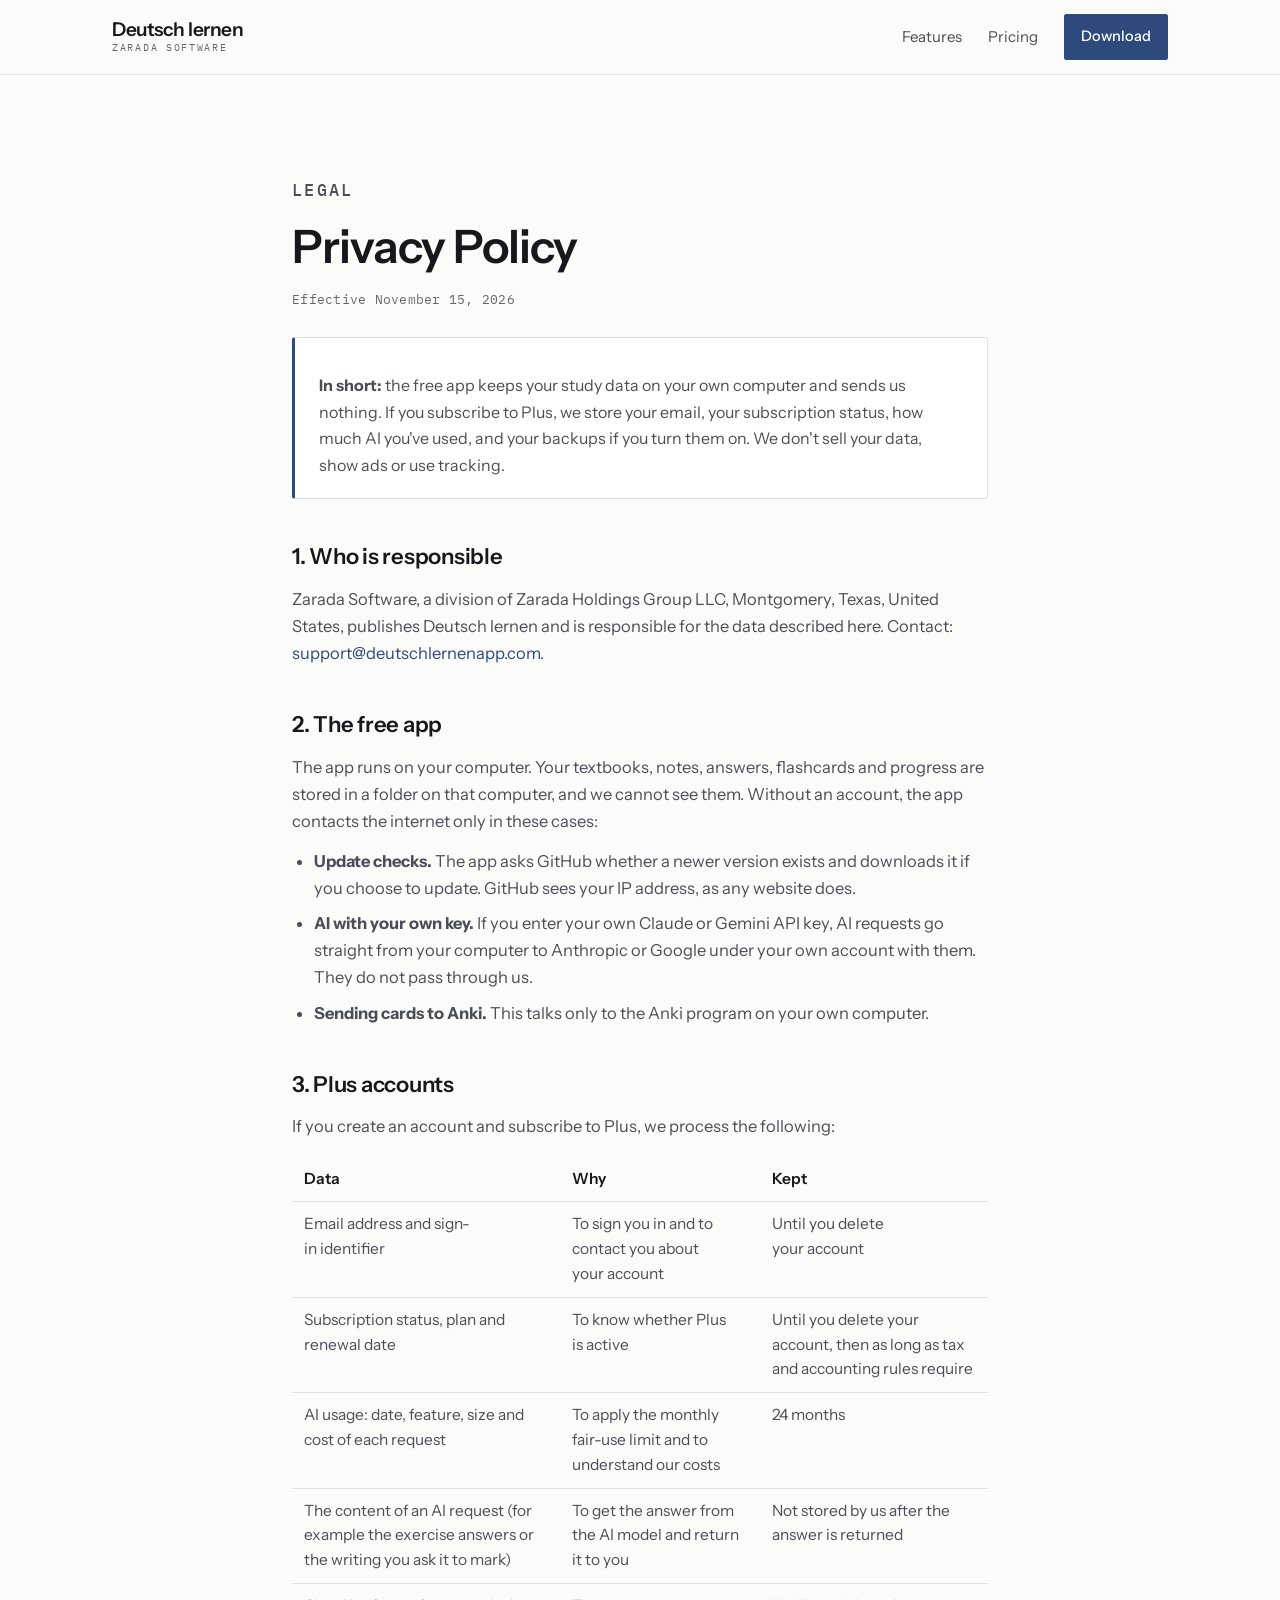
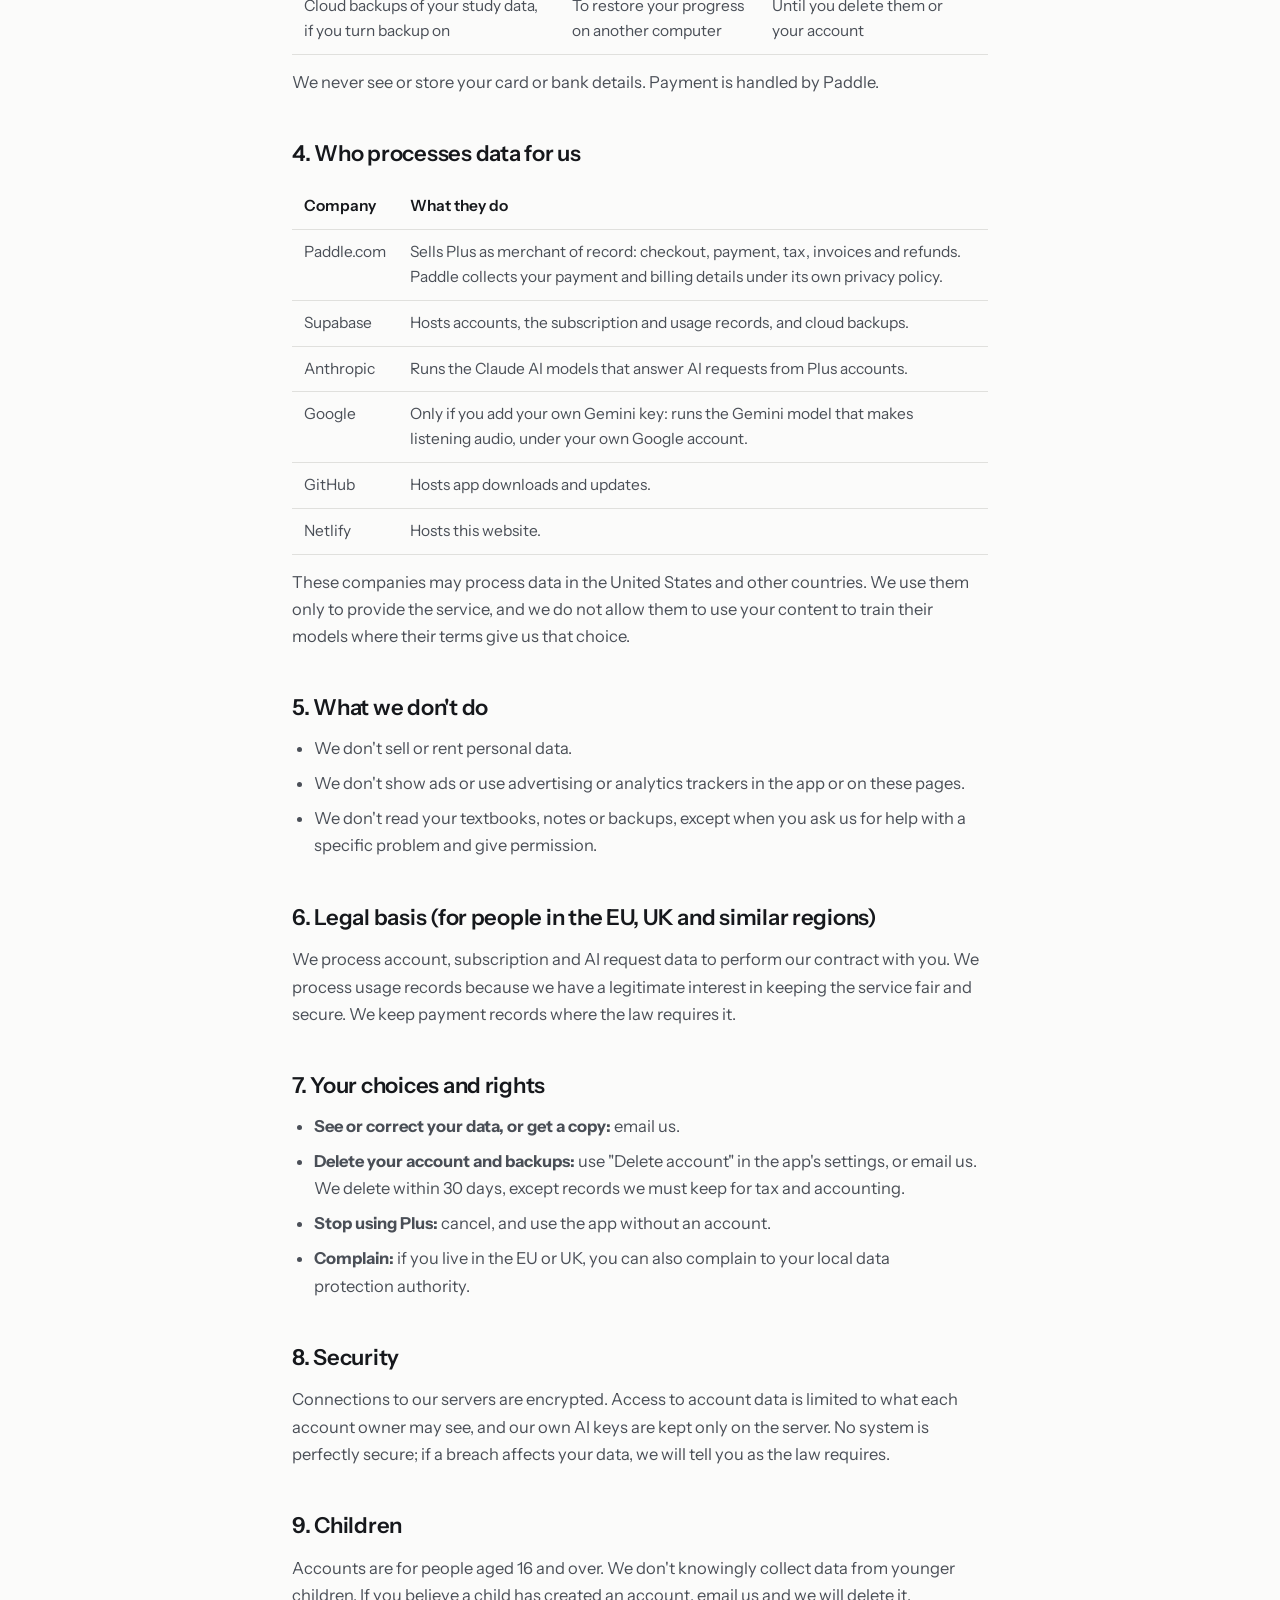
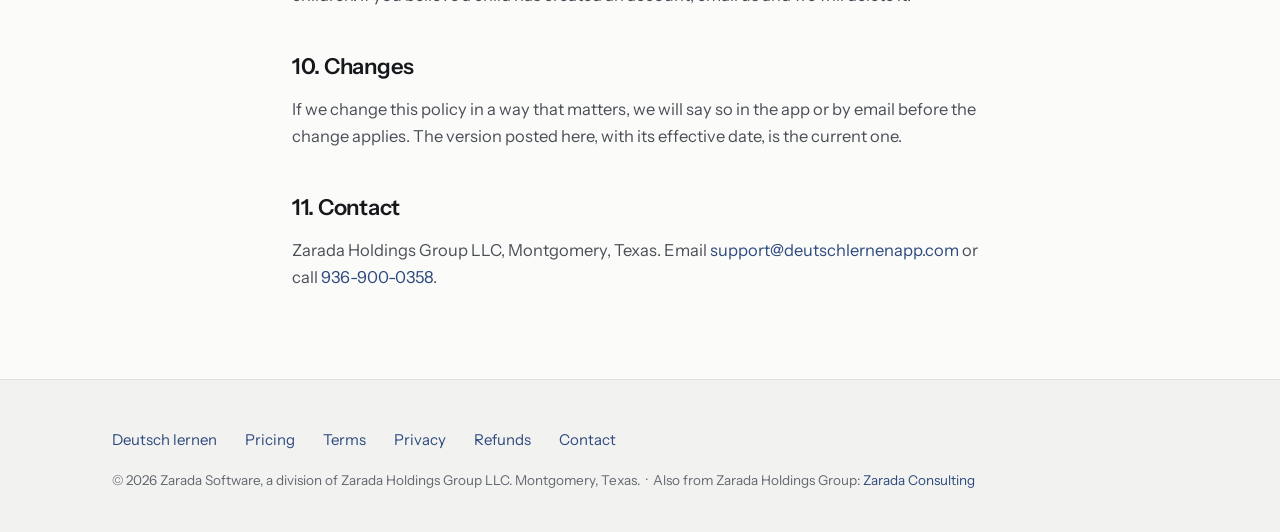
<file: deutsch-lernen/privacy/index.html>
<!DOCTYPE html>
<html lang="en">
<head>
<meta charset="utf-8">
<meta name="viewport" content="width=device-width, initial-scale=1">
<title>Privacy Policy — Deutsch lernen</title>
<meta name="description" content="What data the Deutsch lernen app collects, why, and who processes it.">
<link rel="preconnect" href="https://fonts.googleapis.com">
<link rel="preconnect" href="https://fonts.gstatic.com" crossorigin>
<link href="https://fonts.googleapis.com/css2?family=Instrument+Sans:ital,wght@0,400..700;1,400..600&family=IBM+Plex+Mono:wght@400;500&display=swap" rel="stylesheet">
<link rel="stylesheet" href="/styles.css">
<link rel="stylesheet" href="/deutsch-lernen/product.css">
</head>
<body>

<header>
  <div class="wrap bar">
    <a class="mark" href="/deutsch-lernen/"><b>Deutsch lernen</b><span>Zarada Software</span></a>
    <nav class="snav">
      <a href="/deutsch-lernen/#features">Features</a>
      <a href="/deutsch-lernen/#pricing">Pricing</a>
      <a class="btn" href="https://deutschlernenapp.com/download/">Download</a>
    </nav>
  </div>
</header>

<main>
  <section>
    <div class="wrap legal">
      <p class="eyebrow">Legal</p>
      <h1>Privacy Policy</h1>
      <p class="dated">Effective November 15, 2026</p>
      <div class="summary"><p><b>In short:</b> the free app keeps your study data on your own computer and sends us nothing. If you subscribe to Plus, we store your email, your subscription status, how much AI you've used, and your backups if you turn them on. We don't sell your data, show ads or use tracking.</p></div>

      <h2>1. Who is responsible</h2>
      <p>Zarada Software, a division of Zarada Holdings Group LLC, Montgomery, Texas, United States, publishes Deutsch lernen and is responsible for the data described here. Contact: <a href="mailto:support@deutschlernenapp.com">support@deutschlernenapp.com</a>.</p>

      <h2>2. The free app</h2>
      <p>The app runs on your computer. Your textbooks, notes, answers, flashcards and progress are stored in a folder on that computer, and we cannot see them. Without an account, the app contacts the internet only in these cases:</p>
      <ul>
        <li><b>Update checks.</b> The app asks GitHub whether a newer version exists and downloads it if you choose to update. GitHub sees your IP address, as any website does.</li>
        <li><b>AI with your own key.</b> If you enter your own Claude or Gemini API key, AI requests go straight from your computer to Anthropic or Google under your own account with them. They do not pass through us.</li>
        <li><b>Sending cards to Anki.</b> This talks only to the Anki program on your own computer.</li>
      </ul>

      <h2>3. Plus accounts</h2>
      <p>If you create an account and subscribe to Plus, we process the following:</p>
      <table>
        <tr><th>Data</th><th>Why</th><th>Kept</th></tr>
        <tr><td>Email address and sign-in identifier</td><td>To sign you in and to contact you about your account</td><td>Until you delete your account</td></tr>
        <tr><td>Subscription status, plan and renewal date</td><td>To know whether Plus is active</td><td>Until you delete your account, then as long as tax and accounting rules require</td></tr>
        <tr><td>AI usage: date, feature, size and cost of each request</td><td>To apply the monthly fair-use limit and to understand our costs</td><td>24 months</td></tr>
        <tr><td>The content of an AI request (for example the exercise answers or the writing you ask it to mark)</td><td>To get the answer from the AI model and return it to you</td><td>Not stored by us after the answer is returned</td></tr>
        <tr><td>Cloud backups of your study data, if you turn backup on</td><td>To restore your progress on another computer</td><td>Until you delete them or your account</td></tr>
      </table>
      <p>We never see or store your card or bank details. Payment is handled by Paddle.</p>

      <h2>4. Who processes data for us</h2>
      <table>
        <tr><th>Company</th><th>What they do</th></tr>
        <tr><td>Paddle.com</td><td>Sells Plus as merchant of record: checkout, payment, tax, invoices and refunds. Paddle collects your payment and billing details under its own privacy policy.</td></tr>
        <tr><td>Supabase</td><td>Hosts accounts, the subscription and usage records, and cloud backups.</td></tr>
        <tr><td>Anthropic</td><td>Runs the Claude AI models that answer AI requests from Plus accounts.</td></tr>
        <tr><td>Google</td><td>Only if you add your own Gemini key: runs the Gemini model that makes listening audio, under your own Google account.</td></tr>
        <tr><td>GitHub</td><td>Hosts app downloads and updates.</td></tr>
        <tr><td>Netlify</td><td>Hosts this website.</td></tr>
      </table>
      <p>These companies may process data in the United States and other countries. We use them only to provide the service, and we do not allow them to use your content to train their models where their terms give us that choice.</p>

      <h2>5. What we don't do</h2>
      <ul>
        <li>We don't sell or rent personal data.</li>
        <li>We don't show ads or use advertising or analytics trackers in the app or on these pages.</li>
        <li>We don't read your textbooks, notes or backups, except when you ask us for help with a specific problem and give permission.</li>
      </ul>

      <h2>6. Legal basis (for people in the EU, UK and similar regions)</h2>
      <p>We process account, subscription and AI request data to perform our contract with you. We process usage records because we have a legitimate interest in keeping the service fair and secure. We keep payment records where the law requires it.</p>

      <h2>7. Your choices and rights</h2>
      <ul>
        <li><b>See or correct your data, or get a copy:</b> email us.</li>
        <li><b>Delete your account and backups:</b> use "Delete account" in the app's settings, or email us. We delete within 30 days, except records we must keep for tax and accounting.</li>
        <li><b>Stop using Plus:</b> cancel, and use the app without an account.</li>
        <li><b>Complain:</b> if you live in the EU or UK, you can also complain to your local data protection authority.</li>
      </ul>

      <h2>8. Security</h2>
      <p>Connections to our servers are encrypted. Access to account data is limited to what each account owner may see, and our own AI keys are kept only on the server. No system is perfectly secure; if a breach affects your data, we will tell you as the law requires.</p>

      <h2>9. Children</h2>
      <p>Accounts are for people aged 16 and over. We don't knowingly collect data from younger children. If you believe a child has created an account, email us and we will delete it.</p>

      <h2>10. Changes</h2>
      <p>If we change this policy in a way that matters, we will say so in the app or by email before the change applies. The version posted here, with its effective date, is the current one.</p>

      <h2>11. Contact</h2>
      <p>Zarada Holdings Group LLC, Montgomery, Texas. Email <a href="mailto:support@deutschlernenapp.com">support@deutschlernenapp.com</a> or call <a href="tel:+19369000358">936-900-0358</a>.</p>
    </div>
  </section>
</main>

<footer class="sfoot">
  <div class="wrap">
    <div class="frow">
      <a href="/deutsch-lernen/">Deutsch lernen</a>
      <a href="/deutsch-lernen/#pricing">Pricing</a>
      <a href="/deutsch-lernen/terms/">Terms</a>
      <a href="/deutsch-lernen/privacy/">Privacy</a>
      <a href="/deutsch-lernen/refunds/">Refunds</a>
      <a href="mailto:support@deutschlernenapp.com">Contact</a>
    </div>
    <p>&copy; 2026 Zarada Software, a division of Zarada Holdings Group LLC. Montgomery, Texas. &nbsp;·&nbsp; Also from Zarada Holdings Group: <a href="/">Zarada Consulting</a></p>
  </div>
</footer>

</body>
</html>
</file>
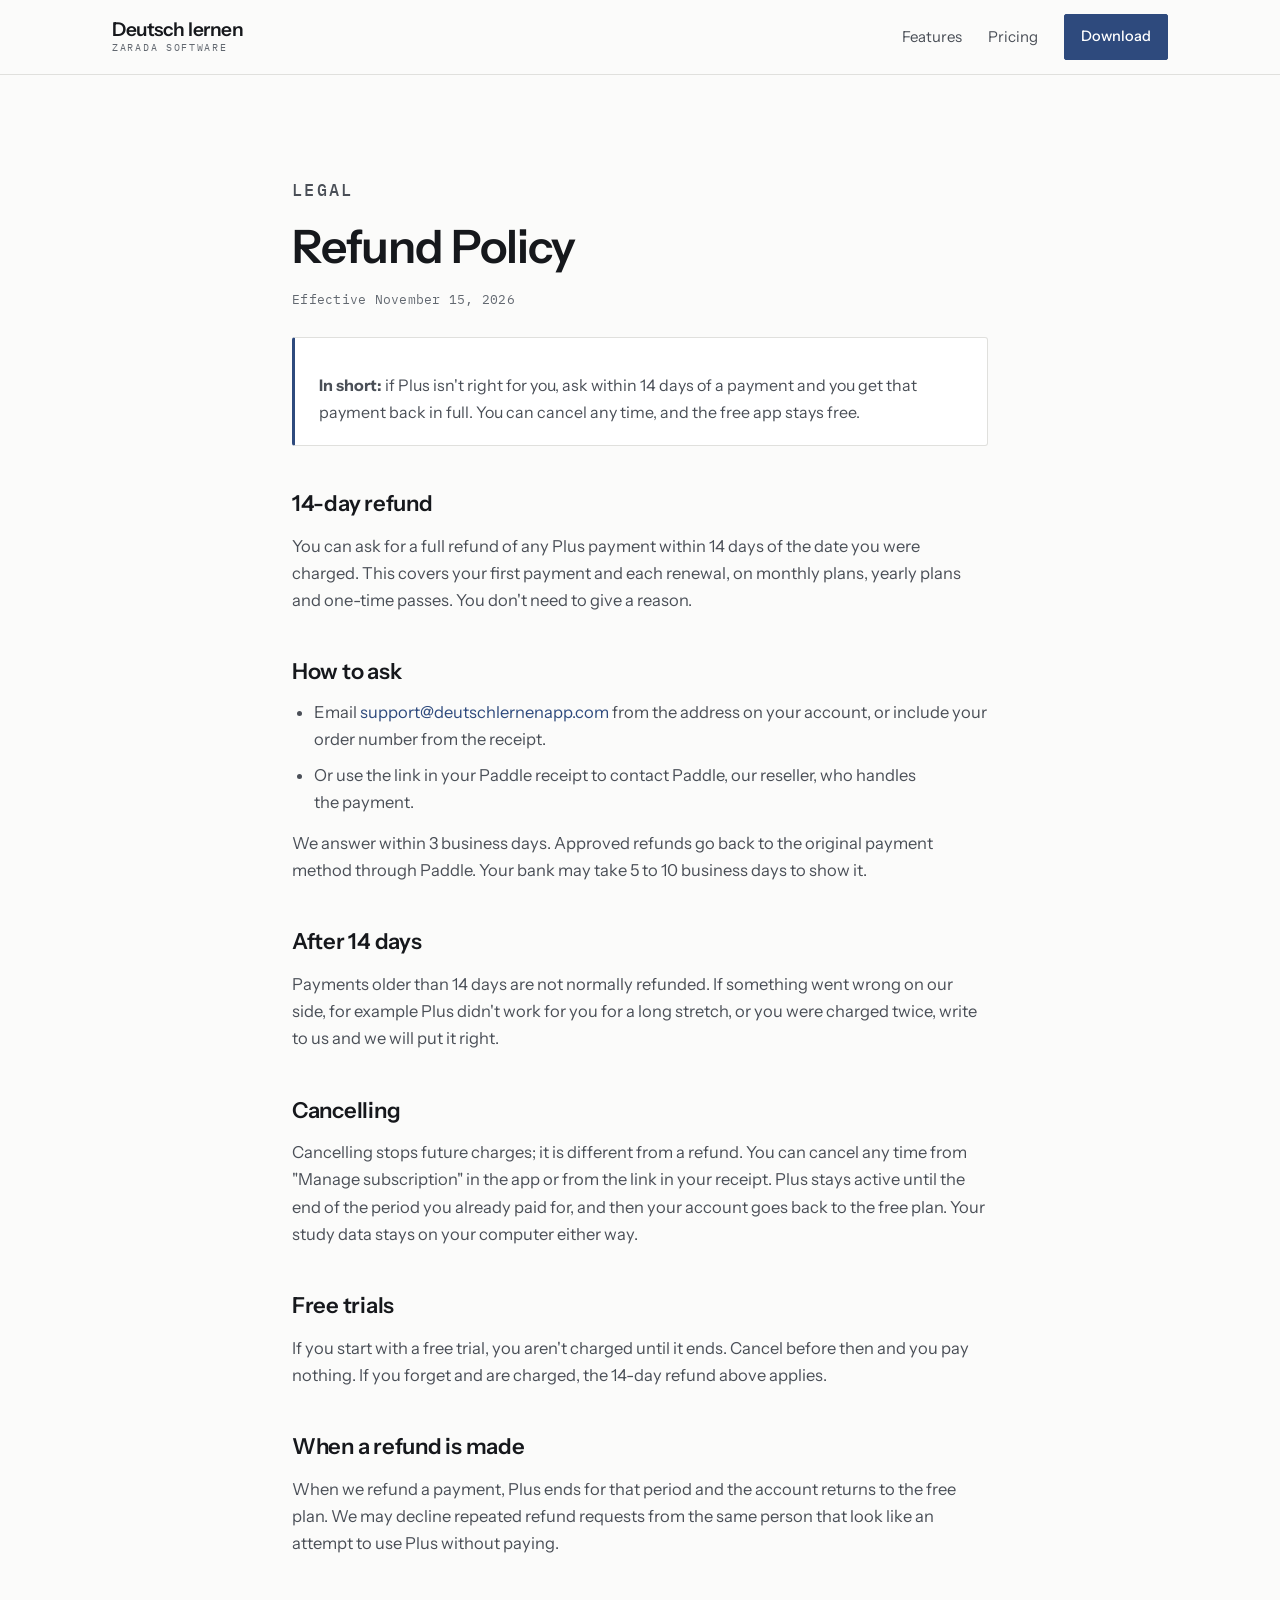
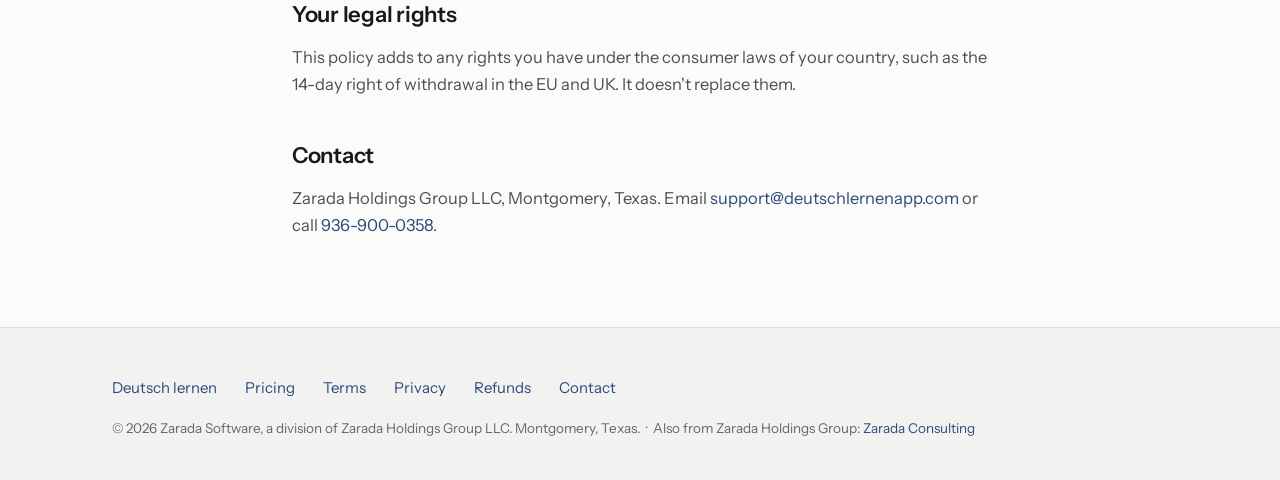
<file: deutsch-lernen/refunds/index.html>
<!DOCTYPE html>
<html lang="en">
<head>
<meta charset="utf-8">
<meta name="viewport" content="width=device-width, initial-scale=1">
<title>Refund Policy — Deutsch lernen</title>
<meta name="description" content="How refunds and cancellations work for Deutsch lernen Plus.">
<link rel="preconnect" href="https://fonts.googleapis.com">
<link rel="preconnect" href="https://fonts.gstatic.com" crossorigin>
<link href="https://fonts.googleapis.com/css2?family=Instrument+Sans:ital,wght@0,400..700;1,400..600&family=IBM+Plex+Mono:wght@400;500&display=swap" rel="stylesheet">
<link rel="stylesheet" href="/styles.css">
<link rel="stylesheet" href="/deutsch-lernen/product.css">
</head>
<body>

<header>
  <div class="wrap bar">
    <a class="mark" href="/deutsch-lernen/"><b>Deutsch lernen</b><span>Zarada Software</span></a>
    <nav class="snav">
      <a href="/deutsch-lernen/#features">Features</a>
      <a href="/deutsch-lernen/#pricing">Pricing</a>
      <a class="btn" href="https://deutschlernenapp.com/download/">Download</a>
    </nav>
  </div>
</header>

<main>
  <section>
    <div class="wrap legal">
      <p class="eyebrow">Legal</p>
      <h1>Refund Policy</h1>
      <p class="dated">Effective November 15, 2026</p>
      <div class="summary"><p><b>In short:</b> if Plus isn't right for you, ask within 14 days of a payment and you get that payment back in full. You can cancel any time, and the free app stays free.</p></div>

      <h2>14-day refund</h2>
      <p>You can ask for a full refund of any Plus payment within 14 days of the date you were charged. This covers your first payment and each renewal, on monthly plans, yearly plans and one-time passes. You don't need to give a reason.</p>

      <h2>How to ask</h2>
      <ul>
        <li>Email <a href="mailto:support@deutschlernenapp.com">support@deutschlernenapp.com</a> from the address on your account, or include your order number from the receipt.</li>
        <li>Or use the link in your Paddle receipt to contact Paddle, our reseller, who handles the payment.</li>
      </ul>
      <p>We answer within 3 business days. Approved refunds go back to the original payment method through Paddle. Your bank may take 5 to 10 business days to show it.</p>

      <h2>After 14 days</h2>
      <p>Payments older than 14 days are not normally refunded. If something went wrong on our side, for example Plus didn't work for you for a long stretch, or you were charged twice, write to us and we will put it right.</p>

      <h2>Cancelling</h2>
      <p>Cancelling stops future charges; it is different from a refund. You can cancel any time from "Manage subscription" in the app or from the link in your receipt. Plus stays active until the end of the period you already paid for, and then your account goes back to the free plan. Your study data stays on your computer either way.</p>

      <h2>Free trials</h2>
      <p>If you start with a free trial, you aren't charged until it ends. Cancel before then and you pay nothing. If you forget and are charged, the 14-day refund above applies.</p>

      <h2>When a refund is made</h2>
      <p>When we refund a payment, Plus ends for that period and the account returns to the free plan. We may decline repeated refund requests from the same person that look like an attempt to use Plus without paying.</p>

      <h2>Your legal rights</h2>
      <p>This policy adds to any rights you have under the consumer laws of your country, such as the 14-day right of withdrawal in the EU and UK. It doesn't replace them.</p>

      <h2>Contact</h2>
      <p>Zarada Holdings Group LLC, Montgomery, Texas. Email <a href="mailto:support@deutschlernenapp.com">support@deutschlernenapp.com</a> or call <a href="tel:+19369000358">936-900-0358</a>.</p>
    </div>
  </section>
</main>

<footer class="sfoot">
  <div class="wrap">
    <div class="frow">
      <a href="/deutsch-lernen/">Deutsch lernen</a>
      <a href="/deutsch-lernen/#pricing">Pricing</a>
      <a href="/deutsch-lernen/terms/">Terms</a>
      <a href="/deutsch-lernen/privacy/">Privacy</a>
      <a href="/deutsch-lernen/refunds/">Refunds</a>
      <a href="mailto:support@deutschlernenapp.com">Contact</a>
    </div>
    <p>&copy; 2026 Zarada Software, a division of Zarada Holdings Group LLC. Montgomery, Texas. &nbsp;·&nbsp; Also from Zarada Holdings Group: <a href="/">Zarada Consulting</a></p>
  </div>
</footer>

</body>
</html>
</file>
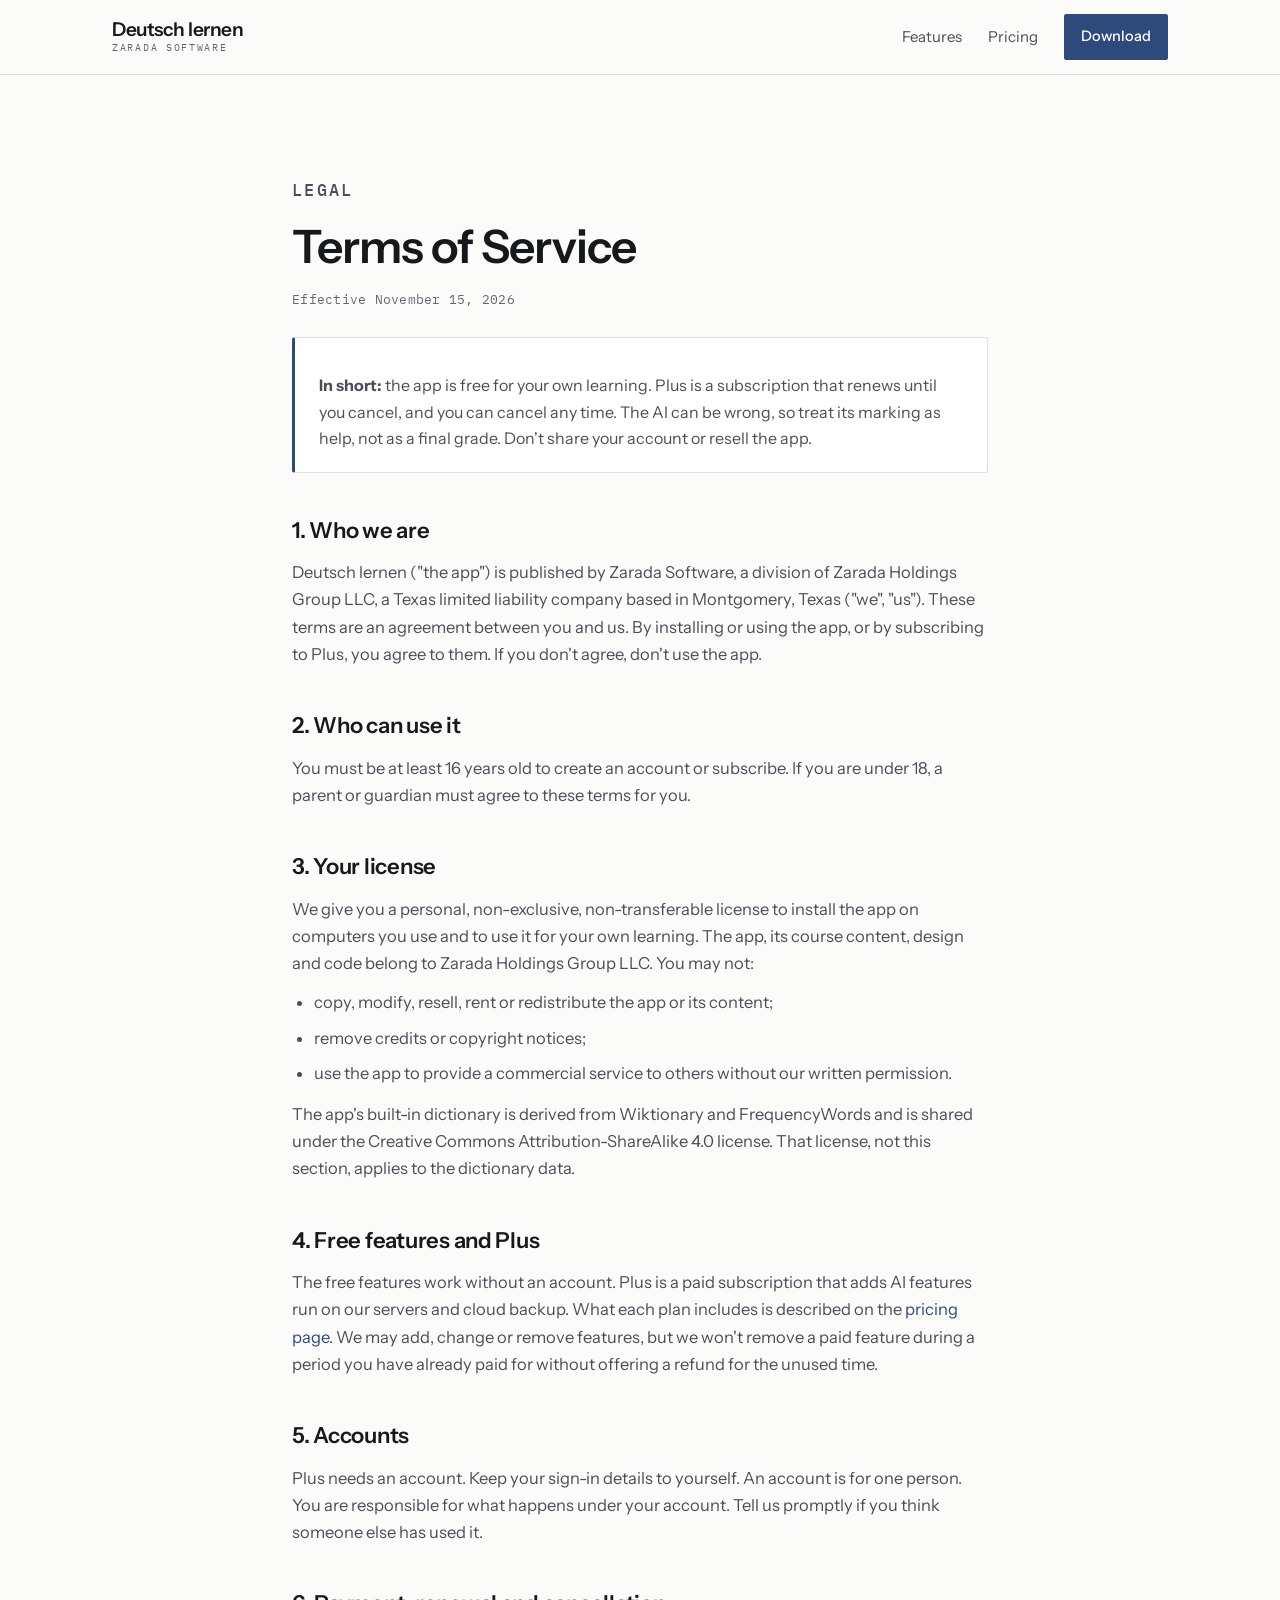
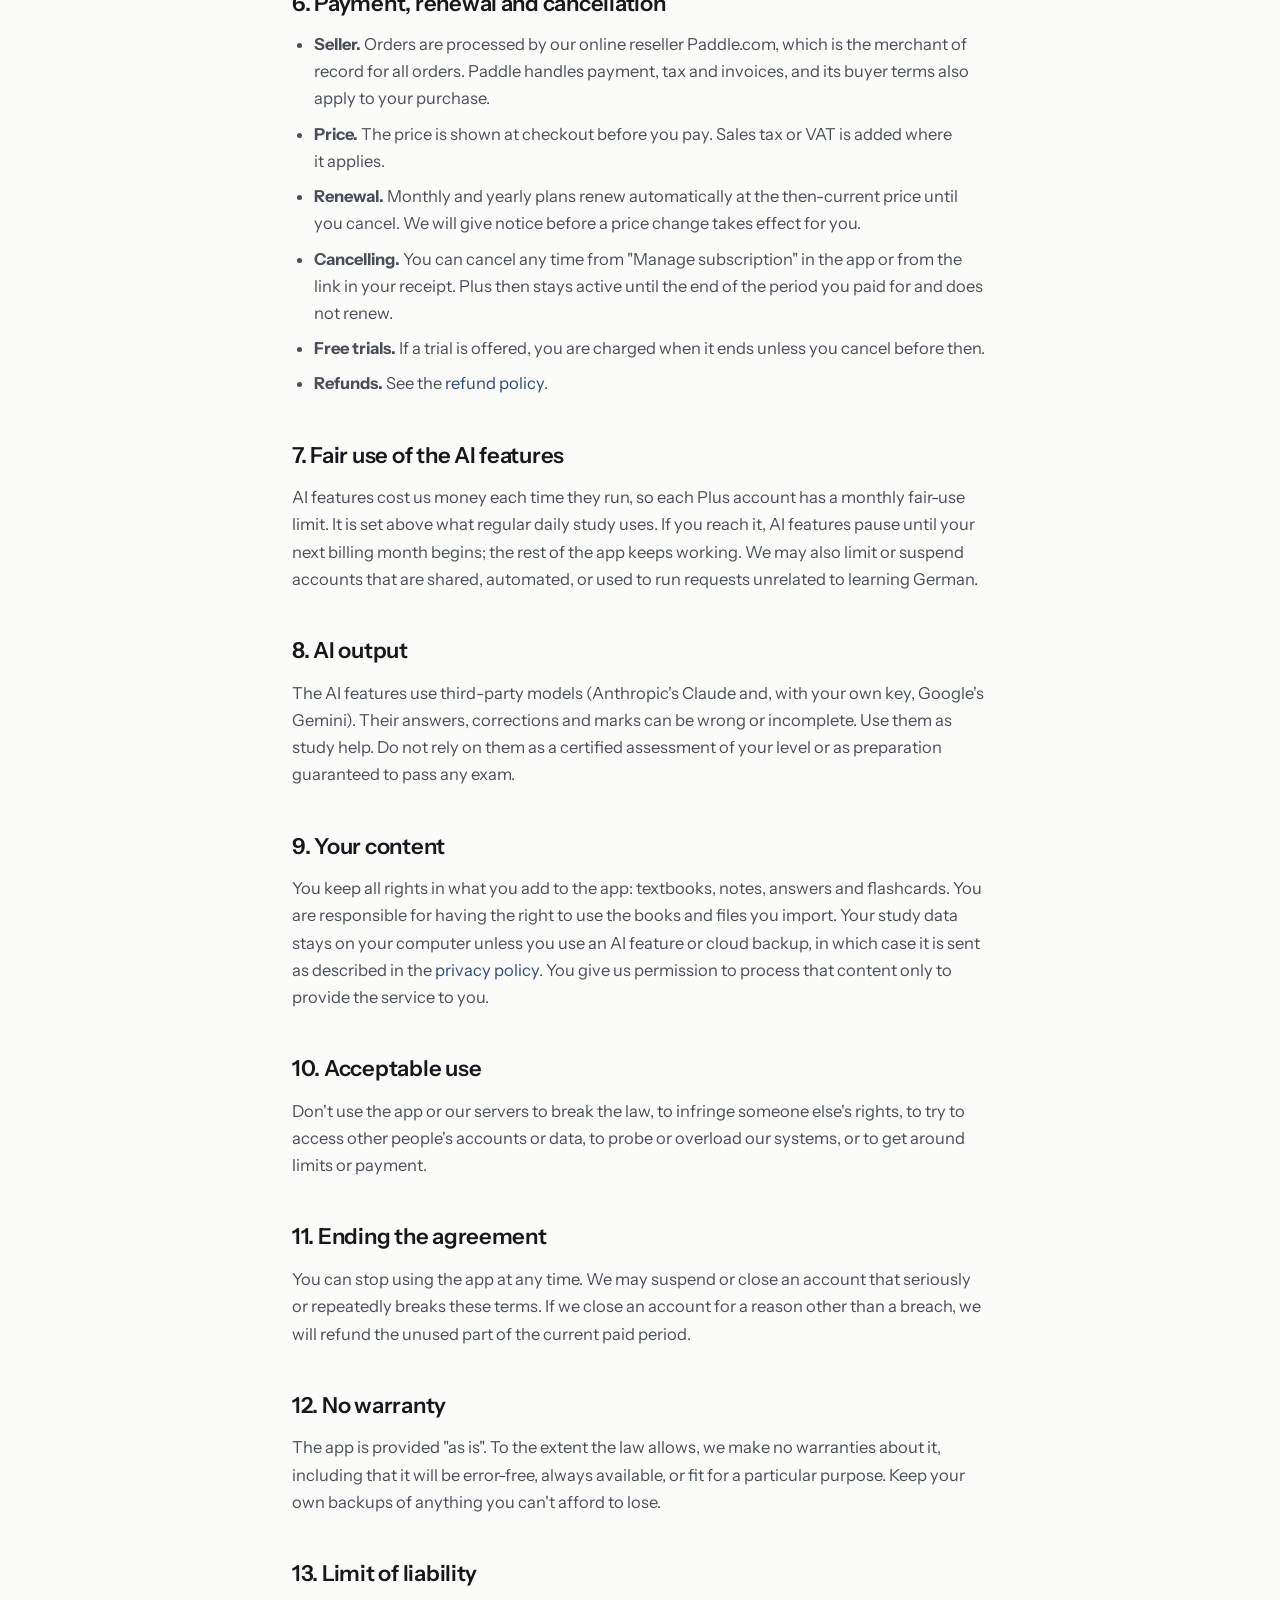
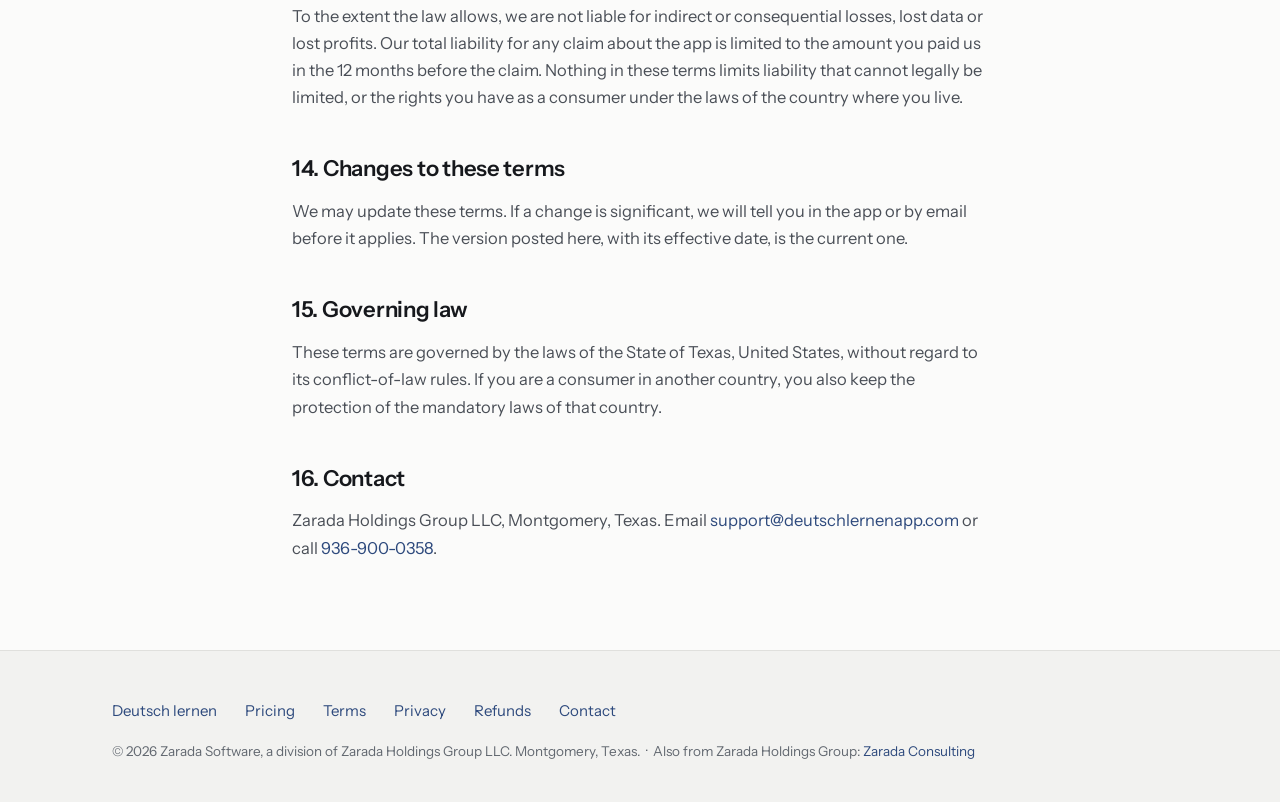
<file: deutsch-lernen/terms/index.html>
<!DOCTYPE html>
<html lang="en">
<head>
<meta charset="utf-8">
<meta name="viewport" content="width=device-width, initial-scale=1">
<title>Terms of Service — Deutsch lernen</title>
<meta name="description" content="The terms for using the Deutsch lernen app and the Plus subscription.">
<link rel="preconnect" href="https://fonts.googleapis.com">
<link rel="preconnect" href="https://fonts.gstatic.com" crossorigin>
<link href="https://fonts.googleapis.com/css2?family=Instrument+Sans:ital,wght@0,400..700;1,400..600&family=IBM+Plex+Mono:wght@400;500&display=swap" rel="stylesheet">
<link rel="stylesheet" href="/styles.css">
<link rel="stylesheet" href="/deutsch-lernen/product.css">
</head>
<body>

<header>
  <div class="wrap bar">
    <a class="mark" href="/deutsch-lernen/"><b>Deutsch lernen</b><span>Zarada Software</span></a>
    <nav class="snav">
      <a href="/deutsch-lernen/#features">Features</a>
      <a href="/deutsch-lernen/#pricing">Pricing</a>
      <a class="btn" href="https://deutschlernenapp.com/download/">Download</a>
    </nav>
  </div>
</header>

<main>
  <section>
    <div class="wrap legal">
      <p class="eyebrow">Legal</p>
      <h1>Terms of Service</h1>
      <p class="dated">Effective November 15, 2026</p>
      <div class="summary"><p><b>In short:</b> the app is free for your own learning. Plus is a subscription that renews until you cancel, and you can cancel any time. The AI can be wrong, so treat its marking as help, not as a final grade. Don't share your account or resell the app.</p></div>

      <h2>1. Who we are</h2>
      <p>Deutsch lernen ("the app") is published by Zarada Software, a division of Zarada Holdings Group LLC, a Texas limited liability company based in Montgomery, Texas ("we", "us"). These terms are an agreement between you and us. By installing or using the app, or by subscribing to Plus, you agree to them. If you don't agree, don't use the app.</p>

      <h2>2. Who can use it</h2>
      <p>You must be at least 16 years old to create an account or subscribe. If you are under 18, a parent or guardian must agree to these terms for you.</p>

      <h2>3. Your license</h2>
      <p>We give you a personal, non-exclusive, non-transferable license to install the app on computers you use and to use it for your own learning. The app, its course content, design and code belong to Zarada Holdings Group LLC. You may not:</p>
      <ul>
        <li>copy, modify, resell, rent or redistribute the app or its content;</li>
        <li>remove credits or copyright notices;</li>
        <li>use the app to provide a commercial service to others without our written permission.</li>
      </ul>
      <p>The app's built-in dictionary is derived from Wiktionary and FrequencyWords and is shared under the Creative Commons Attribution-ShareAlike 4.0 license. That license, not this section, applies to the dictionary data.</p>

      <h2>4. Free features and Plus</h2>
      <p>The free features work without an account. Plus is a paid subscription that adds AI features run on our servers and cloud backup. What each plan includes is described on the <a href="/deutsch-lernen/#pricing">pricing page</a>. We may add, change or remove features, but we won't remove a paid feature during a period you have already paid for without offering a refund for the unused time.</p>

      <h2>5. Accounts</h2>
      <p>Plus needs an account. Keep your sign-in details to yourself. An account is for one person. You are responsible for what happens under your account. Tell us promptly if you think someone else has used it.</p>

      <h2>6. Payment, renewal and cancellation</h2>
      <ul>
        <li><b>Seller.</b> Orders are processed by our online reseller Paddle.com, which is the merchant of record for all orders. Paddle handles payment, tax and invoices, and its buyer terms also apply to your purchase.</li>
        <li><b>Price.</b> The price is shown at checkout before you pay. Sales tax or VAT is added where it applies.</li>
        <li><b>Renewal.</b> Monthly and yearly plans renew automatically at the then-current price until you cancel. We will give notice before a price change takes effect for you.</li>
        <li><b>Cancelling.</b> You can cancel any time from "Manage subscription" in the app or from the link in your receipt. Plus then stays active until the end of the period you paid for and does not renew.</li>
        <li><b>Free trials.</b> If a trial is offered, you are charged when it ends unless you cancel before then.</li>
        <li><b>Refunds.</b> See the <a href="/deutsch-lernen/refunds/">refund policy</a>.</li>
      </ul>

      <h2>7. Fair use of the AI features</h2>
      <p>AI features cost us money each time they run, so each Plus account has a monthly fair-use limit. It is set above what regular daily study uses. If you reach it, AI features pause until your next billing month begins; the rest of the app keeps working. We may also limit or suspend accounts that are shared, automated, or used to run requests unrelated to learning German.</p>

      <h2>8. AI output</h2>
      <p>The AI features use third-party models (Anthropic's Claude and, with your own key, Google's Gemini). Their answers, corrections and marks can be wrong or incomplete. Use them as study help. Do not rely on them as a certified assessment of your level or as preparation guaranteed to pass any exam.</p>

      <h2>9. Your content</h2>
      <p>You keep all rights in what you add to the app: textbooks, notes, answers and flashcards. You are responsible for having the right to use the books and files you import. Your study data stays on your computer unless you use an AI feature or cloud backup, in which case it is sent as described in the <a href="/deutsch-lernen/privacy/">privacy policy</a>. You give us permission to process that content only to provide the service to you.</p>

      <h2>10. Acceptable use</h2>
      <p>Don't use the app or our servers to break the law, to infringe someone else's rights, to try to access other people's accounts or data, to probe or overload our systems, or to get around limits or payment.</p>

      <h2>11. Ending the agreement</h2>
      <p>You can stop using the app at any time. We may suspend or close an account that seriously or repeatedly breaks these terms. If we close an account for a reason other than a breach, we will refund the unused part of the current paid period.</p>

      <h2>12. No warranty</h2>
      <p>The app is provided "as is". To the extent the law allows, we make no warranties about it, including that it will be error-free, always available, or fit for a particular purpose. Keep your own backups of anything you can't afford to lose.</p>

      <h2>13. Limit of liability</h2>
      <p>To the extent the law allows, we are not liable for indirect or consequential losses, lost data or lost profits. Our total liability for any claim about the app is limited to the amount you paid us in the 12 months before the claim. Nothing in these terms limits liability that cannot legally be limited, or the rights you have as a consumer under the laws of the country where you live.</p>

      <h2>14. Changes to these terms</h2>
      <p>We may update these terms. If a change is significant, we will tell you in the app or by email before it applies. The version posted here, with its effective date, is the current one.</p>

      <h2>15. Governing law</h2>
      <p>These terms are governed by the laws of the State of Texas, United States, without regard to its conflict-of-law rules. If you are a consumer in another country, you also keep the protection of the mandatory laws of that country.</p>

      <h2>16. Contact</h2>
      <p>Zarada Holdings Group LLC, Montgomery, Texas. Email <a href="mailto:support@deutschlernenapp.com">support@deutschlernenapp.com</a> or call <a href="tel:+19369000358">936-900-0358</a>.</p>
    </div>
  </section>
</main>

<footer class="sfoot">
  <div class="wrap">
    <div class="frow">
      <a href="/deutsch-lernen/">Deutsch lernen</a>
      <a href="/deutsch-lernen/#pricing">Pricing</a>
      <a href="/deutsch-lernen/terms/">Terms</a>
      <a href="/deutsch-lernen/privacy/">Privacy</a>
      <a href="/deutsch-lernen/refunds/">Refunds</a>
      <a href="mailto:support@deutschlernenapp.com">Contact</a>
    </div>
    <p>&copy; 2026 Zarada Software, a division of Zarada Holdings Group LLC. Montgomery, Texas. &nbsp;·&nbsp; Also from Zarada Holdings Group: <a href="/">Zarada Consulting</a></p>
  </div>
</footer>

</body>
</html>
</file>
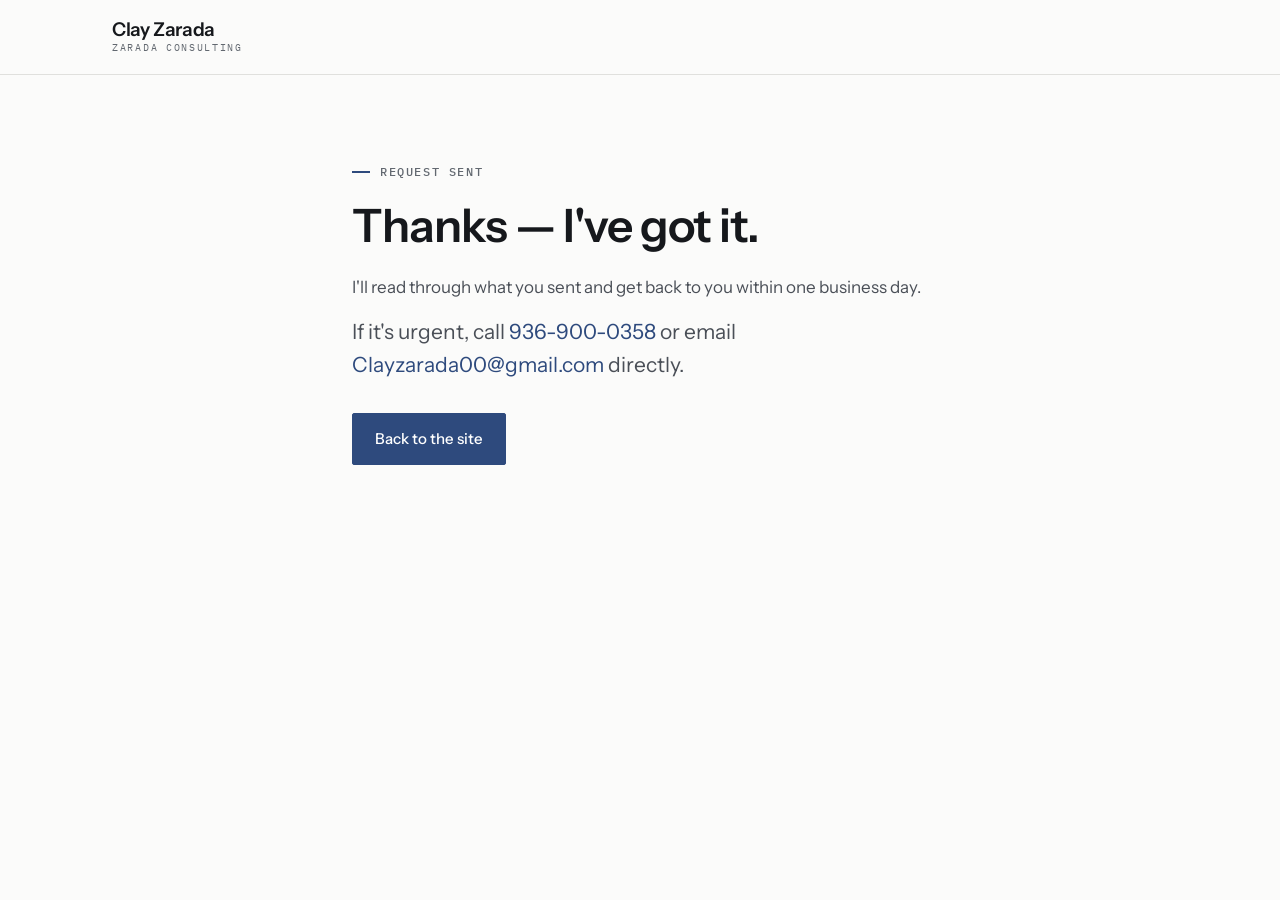
<file: thanks.html>
<!DOCTYPE html>
<html lang="en">
<head>
<meta charset="utf-8">
<meta name="viewport" content="width=device-width, initial-scale=1">
<title>Request sent — Zarada Consulting</title>
<link rel="preconnect" href="https://fonts.googleapis.com">
<link rel="preconnect" href="https://fonts.gstatic.com" crossorigin>
<link href="https://fonts.googleapis.com/css2?family=Instrument+Sans:ital,wght@0,400..700;1,400..600&family=IBM+Plex+Mono:wght@400;500&display=swap" rel="stylesheet">
<link rel="stylesheet" href="styles.css">
</head>
<body>

<header>
  <div class="wrap bar">
    <a class="mark" href="/" aria-label="Clay Zarada — Zarada Consulting, home">
      <b>Clay Zarada</b><span>Zarada Consulting</span>
    </a>
  </div>
</header>

<main>
  <section style="padding-top:88px">
    <div class="wrap" style="max-width:640px">
      <p class="eyebrow tick">Request sent</p>
      <h1 style="margin-top:20px;font-size:clamp(32px,4vw,46px)">Thanks — I've got it.</h1>
      <p class="lede" style="margin-top:22px;font-size:17px">I'll read through what you sent and get back to you within one business day.</p>
      <p class="lede" style="margin-top:16px">If it's urgent, call <a href="tel:+19369000358">936-900-0358</a> or email <a href="mailto:Clayzarada00@gmail.com">Clayzarada00@gmail.com</a> directly.</p>
      <div class="btnrow" style="margin-top:32px">
        <a class="btn" href="/">Back to the site</a>
      </div>
    </div>
  </section>
</main>

</body>
</html>
</file>
<file: styles.css>
:root{
  --ink:#16181c;
  --ink-2:#4a4f57;
  --ink-3:#626870;
  --paper:#fbfbfa;
  --paper-2:#f2f2f0;
  --line:#e0e0dd;
  --line-2:#cfcfcb;
  --accent:#2e4a7d;
  --accent-deep:#22375d;
  --accent-wash:#eef1f7;
  --max:1120px;
  --sans:"Instrument Sans", "Helvetica Neue", Helvetica, sans-serif;
  --mono:"IBM Plex Mono", ui-monospace, monospace;
  --ease-out:cubic-bezier(0.23,1,0.32,1);
}
*{box-sizing:border-box}
html{-webkit-text-size-adjust:100%;scrollbar-color:var(--line-2) var(--paper-2)}
body{
  margin:0;background:var(--paper);color:var(--ink);
  font-family:var(--sans);font-size:17px;line-height:1.6;
  -webkit-font-smoothing:antialiased;text-wrap:pretty;
}
::selection{background:var(--accent-wash);color:var(--accent-deep)}
::-webkit-scrollbar{width:12px;height:12px}
::-webkit-scrollbar-track{background:var(--paper-2)}
::-webkit-scrollbar-thumb{background:var(--line-2);border-radius:20px;border:3px solid var(--paper-2)}
::-webkit-scrollbar-thumb:hover{background:var(--ink-3)}
:focus-visible{outline:2px solid var(--accent);outline-offset:2px}
a{color:var(--accent);text-decoration:none;transition:color .15s ease}
a:hover{color:var(--accent-deep);text-decoration:underline;text-underline-offset:3px}
h1,h2,h3{margin:0;font-weight:600;letter-spacing:-0.022em;line-height:1.1}
h1{font-size:clamp(38px,5.4vw,62px)}
h2{font-size:clamp(27px,3.2vw,38px)}
h3{font-size:20px;letter-spacing:-0.012em;line-height:1.3}
p{margin:0}
ul{margin:0;padding:0;list-style:none}
.wrap{max-width:var(--max);margin:0 auto;padding:0 32px}
.eyebrow{
  font-family:var(--mono);font-size:11.5px;font-weight:500;
  letter-spacing:.14em;text-transform:uppercase;color:var(--ink-3);
}
.lede{font-size:clamp(18px,2vw,21px);line-height:1.55;color:var(--ink-2);max-width:60ch}
.rule{height:1px;background:var(--line);border:0;margin:0}

/* header */
header{
  position:sticky;top:0;z-index:50;background:rgba(251,251,250,.88);
  backdrop-filter:saturate(140%) blur(10px);border-bottom:1px solid var(--line);
}
.bar{display:flex;align-items:center;gap:32px;height:74px;justify-content:space-between}
.mark{display:flex;flex-direction:column;line-height:1.05;flex:none}
.mark b{font-size:19px;font-weight:600;letter-spacing:-.02em;color:var(--ink)}
.mark span{font-family:var(--mono);font-size:10px;letter-spacing:.17em;text-transform:uppercase;color:var(--ink-3);margin-top:3px}
nav{display:flex;align-items:center;gap:28px;min-width:0}
nav a{
  font-size:15px;color:var(--ink-2);padding:4px 0;
  border-bottom:1.5px solid transparent;text-decoration:none;
  transition:color .15s ease,border-color .15s ease;
}
nav a:hover{color:var(--ink);text-decoration:none}
nav a.on{color:var(--ink);border-bottom-color:var(--accent)}
.navcall{display:flex;align-items:center;gap:18px;flex:none}
.navcall .btn{white-space:nowrap}
.tel{font-family:var(--mono);font-size:13.5px;color:var(--ink-2);letter-spacing:-.01em}
.tel:hover{color:var(--accent);text-decoration:none}
.burger{display:none;background:none;border:1px solid var(--line-2);border-radius:2px;padding:8px 10px;cursor:pointer}
.burger span{display:block;width:17px;height:1.5px;background:var(--ink);margin:3.5px 0}

.btn{
  display:inline-flex;align-items:center;justify-content:center;gap:9px;
  font-family:var(--sans);font-size:15px;font-weight:500;
  padding:13px 22px;min-height:46px;border-radius:2px;border:1px solid var(--accent);
  background:var(--accent);color:#fff;cursor:pointer;text-decoration:none;
  transition:background .15s ease,border-color .15s ease,color .15s ease,transform .1s var(--ease-out);
}
.btn:hover{background:var(--accent-deep);border-color:var(--accent-deep);color:#fff;text-decoration:none}
.btn:active{transform:scale(0.97)}
.btn.ghost{background:transparent;color:var(--ink);border-color:var(--line-2)}
.btn.ghost:hover{background:#fff;border-color:var(--ink);color:var(--ink)}
.btnrow{display:flex;flex-wrap:wrap;gap:12px}
.mobilecta{display:none}

/* page shell */
main{min-height:60vh}
.page{display:none}
.page.live{display:block}
section{padding:88px 0}
section.tight{padding:64px 0}
.band{background:var(--paper-2);border-top:1px solid var(--line);border-bottom:1px solid var(--line)}

/* hero */
.hero{padding:88px 0 0}
.hero .eyebrow{margin-bottom:22px}
.hero h1{max-width:14ch;font-size:clamp(42px,6.6vw,84px)}
.hero .lede{margin-top:26px;max-width:46ch}
.hero .btnrow{margin-top:36px}
.herosplit{
  display:grid;grid-template-columns:1.15fr 0.85fr;gap:64px;align-items:center;
  padding-bottom:64px;
}
.hero-portrait{
  margin:0;position:relative;border-radius:4px;overflow:hidden;
  aspect-ratio:4/5;background:var(--paper-2);border:1px solid var(--line-2);
}
.hero-portrait img{
  display:block;width:100%;height:100%;object-fit:cover;object-position:52% 22%;
}
.factsbar{
  border-top:1px solid var(--line);border-bottom:1px solid var(--line);
  display:grid;grid-template-columns:repeat(4,1fr);
}
.factsbar div{padding:20px 24px;border-left:1px solid var(--line);display:flex;flex-direction:column;gap:6px}
.factsbar div:first-child{padding-left:0;border-left:0}
.factsbar .k{font-family:var(--mono);font-size:11px;letter-spacing:.1em;text-transform:uppercase;color:var(--ink-3)}
.factsbar .v{font-size:15.5px;color:var(--ink)}
.facts{border-top:1px solid var(--line);display:grid;gap:0}
.facts div{padding:15px 0;border-bottom:1px solid var(--line);display:flex;justify-content:space-between;gap:20px}
.facts dt,.facts .k{font-family:var(--mono);font-size:11.5px;letter-spacing:.1em;text-transform:uppercase;color:var(--ink-3);padding-top:3px}
.facts .v{font-size:15.5px;color:var(--ink);text-align:right}

/* grids */
.cols{display:grid;gap:40px}
.c2{grid-template-columns:repeat(2,1fr)}
.c3{grid-template-columns:repeat(3,1fr)}
.c4{grid-template-columns:repeat(4,1fr)}
.split{display:grid;grid-template-columns:minmax(0,340px) minmax(0,1fr);gap:72px;align-items:start}
.split-narrow{grid-template-columns:minmax(0,240px) minmax(0,1fr);gap:56px}
.split-wide{grid-template-columns:minmax(0,380px) minmax(0,1fr)}

.item{border-top:1px solid var(--line-2);padding-top:20px;position:relative;overflow:hidden}
.item .num{
  position:absolute;right:-4px;top:-8px;z-index:0;
  font-family:var(--mono);font-size:68px;line-height:1;font-weight:500;
  color:var(--accent);opacity:.12;letter-spacing:-.03em;
}
.item h3{margin-bottom:10px;position:relative;z-index:1}
.item p{color:var(--ink-2);font-size:16px;position:relative;z-index:1;max-width:29ch}

.card{background:#fff;border:1px solid var(--line);border-radius:3px;padding:36px}
.card h3{margin-bottom:12px}
.card p{color:var(--ink-2)}
.checks{margin-top:22px;display:grid;gap:11px}
.checks li{position:relative;padding-left:24px;font-size:15.5px;color:var(--ink-2)}
.checks li::before{
  content:"";position:absolute;left:2px;top:9px;width:7px;height:7px;
  border:1.5px solid var(--accent);border-top:0;border-left:0;transform:rotate(45deg);
}

/* photo slot */
.slot{
  position:relative;aspect-ratio:4/5;border:1px solid var(--line-2);border-radius:3px;overflow:hidden;
  background-color:#f4f4f2;
  background-image:repeating-linear-gradient(135deg,#eaeae7 0 8px,#f4f4f2 8px 16px);
  display:flex;align-items:flex-end;padding:16px;
}
.slot span{
  font-family:var(--mono);font-size:11px;letter-spacing:.08em;text-transform:uppercase;
  color:var(--ink-3);background:rgba(251,251,250,.92);padding:6px 9px;border:1px solid var(--line);
}

/* visual texture */
.hero{position:relative;overflow:hidden}
.hero > .wrap{position:relative;z-index:1}
.hero h1 em{font-style:normal;color:var(--accent);position:relative;white-space:nowrap}
.hero h1 em::after{content:"";position:absolute;left:0;right:0;bottom:.06em;height:2px;background:var(--accent);opacity:.3}

.eyebrow.tick{display:flex;align-items:center;gap:10px}
.eyebrow.tick::before{content:"";width:18px;height:2px;background:var(--accent);flex:none}

.ink{background:#141b26;color:#e9eaec;border:0}
.ink h2,.ink h3{color:#fff}
.ink p{color:#a7adb8}
.ink .eyebrow{color:#7d8695}
.ink .eyebrow.tick::before{background:#6f8fc4}
.ink .item{border-top-color:#2b3644}
.ink .item .num{color:#7ea0d6;opacity:.18}
.ink a{color:#a8c2ea}
.ink .btn.ghost{color:#fff;border-color:#3a4657}
.ink .btn.ghost:hover{background:#fff;color:#141b26;border-color:#fff}

.card{position:relative;transition:box-shadow .25s var(--ease-out),transform .25s var(--ease-out),border-color .25s var(--ease-out)}
.card::before{content:"";position:absolute;left:-1px;right:-1px;top:-1px;height:2px;background:var(--accent);opacity:0;transition:opacity .25s var(--ease-out)}
.card:hover{border-color:var(--line-2);box-shadow:0 26px 50px -22px rgba(20,27,38,.5);transform:translateY(-6px)}
.card:hover::before{opacity:1}

.steps{counter-reset:s}
.steps .item{position:relative;counter-increment:s;overflow:hidden}
.steps .item::after{
  content:counter(s,decimal-leading-zero);
  position:absolute;right:-2px;top:4px;
  font-family:var(--mono);font-size:60px;line-height:1;font-weight:500;
  color:var(--accent);opacity:.1;letter-spacing:-.04em;
}
.steps .item h3,.steps .item p{position:relative;z-index:1}
.steps .item p{max-width:33ch}

.quotebar{
  border-left:2px solid var(--accent);padding:2px 0 2px 26px;
  font-size:clamp(21px,2.5vw,27px);line-height:1.35;letter-spacing:-.018em;color:var(--ink);max-width:32ch;
  position:relative;
}
.quotebar::before{
  content:"\201C";position:absolute;left:12px;top:-46px;z-index:0;
  font-family:var(--sans);font-size:110px;font-weight:600;color:var(--accent);opacity:.15;
  line-height:1;
}

.wide{margin:0;border:1px solid var(--line-2);border-radius:3px;overflow:hidden;background:var(--paper-2);aspect-ratio:16/10}
.wide img{display:block;width:100%;height:100%;object-fit:cover;object-position:76% 42%}

/* forms */
form{display:grid;gap:22px;max-width:640px}
.field{display:grid;gap:8px}
label{font-family:var(--mono);font-size:11.5px;letter-spacing:.1em;text-transform:uppercase;color:var(--ink-2)}
label .opt{text-transform:none;letter-spacing:0;color:var(--ink-3);font-size:11px}
input,select,textarea{
  font-family:var(--sans);font-size:16px;color:var(--ink);background:#fff;
  border:1px solid var(--line-2);border-radius:2px;padding:13px 14px;min-height:48px;width:100%;
  appearance:none;transition:border-color .15s ease,box-shadow .15s ease;
}
select{background-image:linear-gradient(45deg,transparent 50%,var(--ink-3) 50%),linear-gradient(135deg,var(--ink-3) 50%,transparent 50%);
  background-position:calc(100% - 20px) 21px,calc(100% - 15px) 21px;background-size:5px 5px,5px 5px;background-repeat:no-repeat}
textarea{min-height:130px;resize:vertical;line-height:1.55}
input:focus,select:focus,textarea:focus{outline:0;border-color:var(--accent);box-shadow:0 0 0 3px var(--accent-wash)}
.two{display:grid;grid-template-columns:1fr 1fr;gap:22px}
.formnote{font-size:14px;color:var(--ink-3);max-width:52ch}
/* Netlify honeypot — hidden from people, left for bots to fill in */
.hidden-field{display:none}

fieldset.field{border:0;padding:0;margin:0;display:grid;gap:10px}
fieldset.field legend{
  font-family:var(--mono);font-size:11.5px;letter-spacing:.1em;text-transform:uppercase;
  color:var(--ink-2);padding:0;margin:0 0 2px;
}
fieldset.field label{
  display:flex;align-items:center;gap:11px;font-family:var(--sans);
  font-size:15.5px;text-transform:none;letter-spacing:0;color:var(--ink-2);
  cursor:pointer;padding:4px 0;
}
fieldset.field input[type="checkbox"]{
  appearance:none;-webkit-appearance:none;
  width:20px;height:20px;min-height:20px;flex:none;
  margin:0;padding:0;position:relative;
  border:1.5px solid var(--line-2);border-radius:4px;background:#fff;
  cursor:pointer;transition:background .15s ease,border-color .15s ease;
}
fieldset.field input[type="checkbox"]:hover{border-color:var(--accent)}
fieldset.field input[type="checkbox"]:checked{background:var(--accent);border-color:var(--accent)}
fieldset.field input[type="checkbox"]:checked::after{
  content:"";position:absolute;left:6px;top:2px;
  width:5px;height:10px;border:solid #fff;border-width:0 2px 2px 0;
  transform:rotate(45deg);
}
fieldset.field input[type="checkbox"]:focus-visible{outline:2px solid var(--accent);outline-offset:2px}

/* footer */
footer{border-top:1px solid var(--line);background:var(--paper-2);padding:64px 0 40px}
.fgrid{display:grid;grid-template-columns:1.4fr 1fr 1fr;gap:48px}
.fgrid h4{font-family:var(--mono);font-size:11.5px;letter-spacing:.12em;text-transform:uppercase;color:var(--ink-3);margin:0 0 16px;font-weight:500}
.fgrid li{margin-bottom:9px;font-size:15px;color:var(--ink-2)}
.fgrid a{color:var(--ink-2)}
.fgrid a:hover{color:var(--accent)}
.fbot{margin-top:52px;padding-top:22px;border-top:1px solid var(--line-2);display:flex;justify-content:space-between;gap:24px;flex-wrap:wrap}
.fbot p{font-size:13.5px;color:var(--ink-3)}
/* hidden link to /lab/ — looks like plain text */

/* motion: hero entrance + scroll reveal, off entirely under reduced-motion */
@media (prefers-reduced-motion:no-preference){
  .hero .eyebrow,.hero h1,.hero .lede,.hero .btnrow,.hero .facts{
    animation:rise .7s var(--ease-out) both;
  }
  .hero .eyebrow{animation-delay:.02s}
  .hero h1{animation-delay:.08s}
  .hero .lede{animation-delay:.16s}
  .hero .btnrow{animation-delay:.24s}
  .hero .facts{animation-delay:.2s}
  @keyframes rise{
    from{opacity:0;transform:translateY(14px)}
    to{opacity:1;transform:translateY(0)}
  }
  .reveal{opacity:0;transform:translateY(16px);transition:opacity .6s var(--ease-out),transform .6s var(--ease-out)}
  .reveal.in{opacity:1;transform:translateY(0)}
}

@media (max-width:900px){
  .herosplit,.split,.split-narrow,.split-wide,.c3,.c4{grid-template-columns:1fr;gap:40px}
  .c4{gap:32px}
  .fgrid{grid-template-columns:1fr 1fr}
  .herosplit{padding-bottom:40px}
  .hero-portrait{max-width:360px}
  .factsbar{grid-template-columns:1fr 1fr}
  .factsbar div:nth-child(odd){padding-left:0;border-left:0}
  .factsbar div:not(:nth-last-child(-n+2)){border-bottom:1px solid var(--line)}
}
@media (max-width:720px){
  .wrap{padding:0 20px}
  section{padding:64px 0}
  .hero{padding:56px 0 0}
  .herosplit{padding-bottom:32px}
  .hero-portrait{max-width:280px;margin:0 auto}
  .burger{display:block}
  .navcall .btn{display:none}
  .mobilecta{
    display:block;position:fixed;left:0;right:0;bottom:0;z-index:60;
    padding:12px 20px calc(12px + env(safe-area-inset-bottom));
    background:rgba(251,251,250,.94);backdrop-filter:saturate(140%) blur(10px);
    border-top:1px solid var(--line);
  }
  .mobilecta .btn{width:100%}
  body{padding-bottom:78px}
  nav{
    display:flex;position:absolute;top:74px;left:0;right:0;
    background:var(--paper);border-bottom:1px solid var(--line);
    flex-direction:column;align-items:stretch;gap:0;padding:8px 20px 20px;
    opacity:0;visibility:hidden;transform:translateY(-6px);pointer-events:none;
    transition:opacity .18s var(--ease-out),transform .18s var(--ease-out),visibility .18s;
  }
  nav.open{opacity:1;visibility:visible;transform:translateY(0);pointer-events:auto}
  nav a{padding:14px 0;border-bottom:1px solid var(--line)}
  nav a.on{border-bottom-color:var(--line);color:var(--accent)}
  .tel{display:none}
  .c2,.two,.fgrid{grid-template-columns:1fr}
  .facts .v{text-align:left}
  .facts div{flex-direction:column;gap:4px}
}
</file>
<file: deutsch-lernen/product.css>
/* Zarada Software pages (the Deutsch lernen product page and its legal pages). Builds on /styles.css. */
.snav{display:flex;gap:26px;align-items:center;margin-left:auto}
.snav a{font-size:15px;color:var(--ink-2)}
.snav a:hover{color:var(--ink);text-decoration:none}
.snav a.btn{color:#fff;padding:9px 16px;font-size:14.5px}
.hero{padding-top:96px}
.hero h1{max-width:16ch}
.hero .lede{margin-top:22px}
.hero .btnrow{margin-top:34px}
.hero .fine{margin-top:16px;font-size:14px;color:var(--ink-3)}
.c3{grid-template-columns:repeat(3,minmax(0,1fr));gap:24px}
.feature{background:#fff;border:1px solid var(--line);border-radius:3px;padding:28px}
.feature h3{margin-bottom:10px}
.feature p{color:var(--ink-2);font-size:15.5px}
.sechead{max-width:640px;margin-bottom:44px}
.sechead h2{margin-top:14px}
.sechead p.lede{margin-top:14px;font-size:17px}
.plans{align-items:stretch}
.plan{background:#fff;border:1px solid var(--line);border-radius:3px;padding:32px;display:flex;flex-direction:column}
.plan.best{border-color:var(--accent);box-shadow:0 0 0 1px var(--accent)}
.plan .tag{align-self:flex-start;font-family:var(--mono);font-size:11px;letter-spacing:.08em;text-transform:uppercase;
  background:var(--accent-wash);color:var(--accent-deep);padding:4px 8px;border-radius:2px;margin-bottom:14px}
.price{font-size:40px;font-weight:600;letter-spacing:-.03em;margin-top:8px;line-height:1.1}
.price small{font-size:15px;font-weight:400;color:var(--ink-3);letter-spacing:0}
.plan .sub{color:var(--ink-3);font-size:14.5px;margin-top:6px;min-height:1.6em}
.plan ul{margin-top:22px;display:grid;gap:10px}
.plan li{position:relative;padding-left:24px;color:var(--ink-2);font-size:15.5px}
.plan li::before{content:"";position:absolute;left:2px;top:.55em;width:10px;height:5px;border-left:2px solid var(--accent);
  border-bottom:2px solid var(--accent);transform:rotate(-45deg)}
.plan .btn{margin-top:auto}
.plan .spacer{height:26px}
.fineprint{margin-top:26px;font-size:14px;color:var(--ink-3);max-width:76ch}
.faq{max-width:760px;display:grid;gap:0}
.faq details{border-top:1px solid var(--line);padding:18px 0}
.faq details:last-child{border-bottom:1px solid var(--line)}
.faq summary{cursor:pointer;font-weight:600;font-size:17px;list-style:none}
.faq summary::-webkit-details-marker{display:none}
.faq summary::after{content:"+";float:right;color:var(--ink-3);font-weight:400}
.faq details[open] summary::after{content:"\2212"}
.faq p{color:var(--ink-2);margin-top:12px;font-size:16px}
.sfoot{padding:48px 0 40px}
.sfoot .frow{display:flex;flex-wrap:wrap;gap:14px 28px;align-items:baseline}
.sfoot .frow a{font-size:15px}
.sfoot p{font-size:13.5px;color:var(--ink-3);margin-top:18px}
/* legal pages */
.legal{max-width:760px}
.legal h1{font-size:clamp(32px,4vw,46px);margin-top:18px}
.legal .dated{font-family:var(--mono);font-size:12.5px;color:var(--ink-3);margin-top:16px;letter-spacing:.02em}
.legal .summary{margin-top:28px;background:#fff;border:1px solid var(--line);border-left:3px solid var(--accent);padding:20px 24px;border-radius:3px}
.legal .summary p{color:var(--ink-2);font-size:16px}
.legal h2{font-size:22px;letter-spacing:-.012em;margin-top:44px;line-height:1.3}
.legal p,.legal li{color:var(--ink-2);font-size:16.5px;line-height:1.65}
.legal p{margin-top:14px}
.legal ul{list-style:disc;padding-left:22px;margin-top:12px;display:grid;gap:8px}
.legal table{border-collapse:collapse;width:100%;margin-top:16px;font-size:15.5px}
.legal th,.legal td{text-align:left;padding:10px 12px;border-bottom:1px solid var(--line);vertical-align:top;color:var(--ink-2)}
.legal th{color:var(--ink);font-weight:600}
@media (max-width:860px){
  .c3{grid-template-columns:1fr}
  .snav a:not(.btn){display:none}
  .hero{padding-top:64px}
}
</file>
